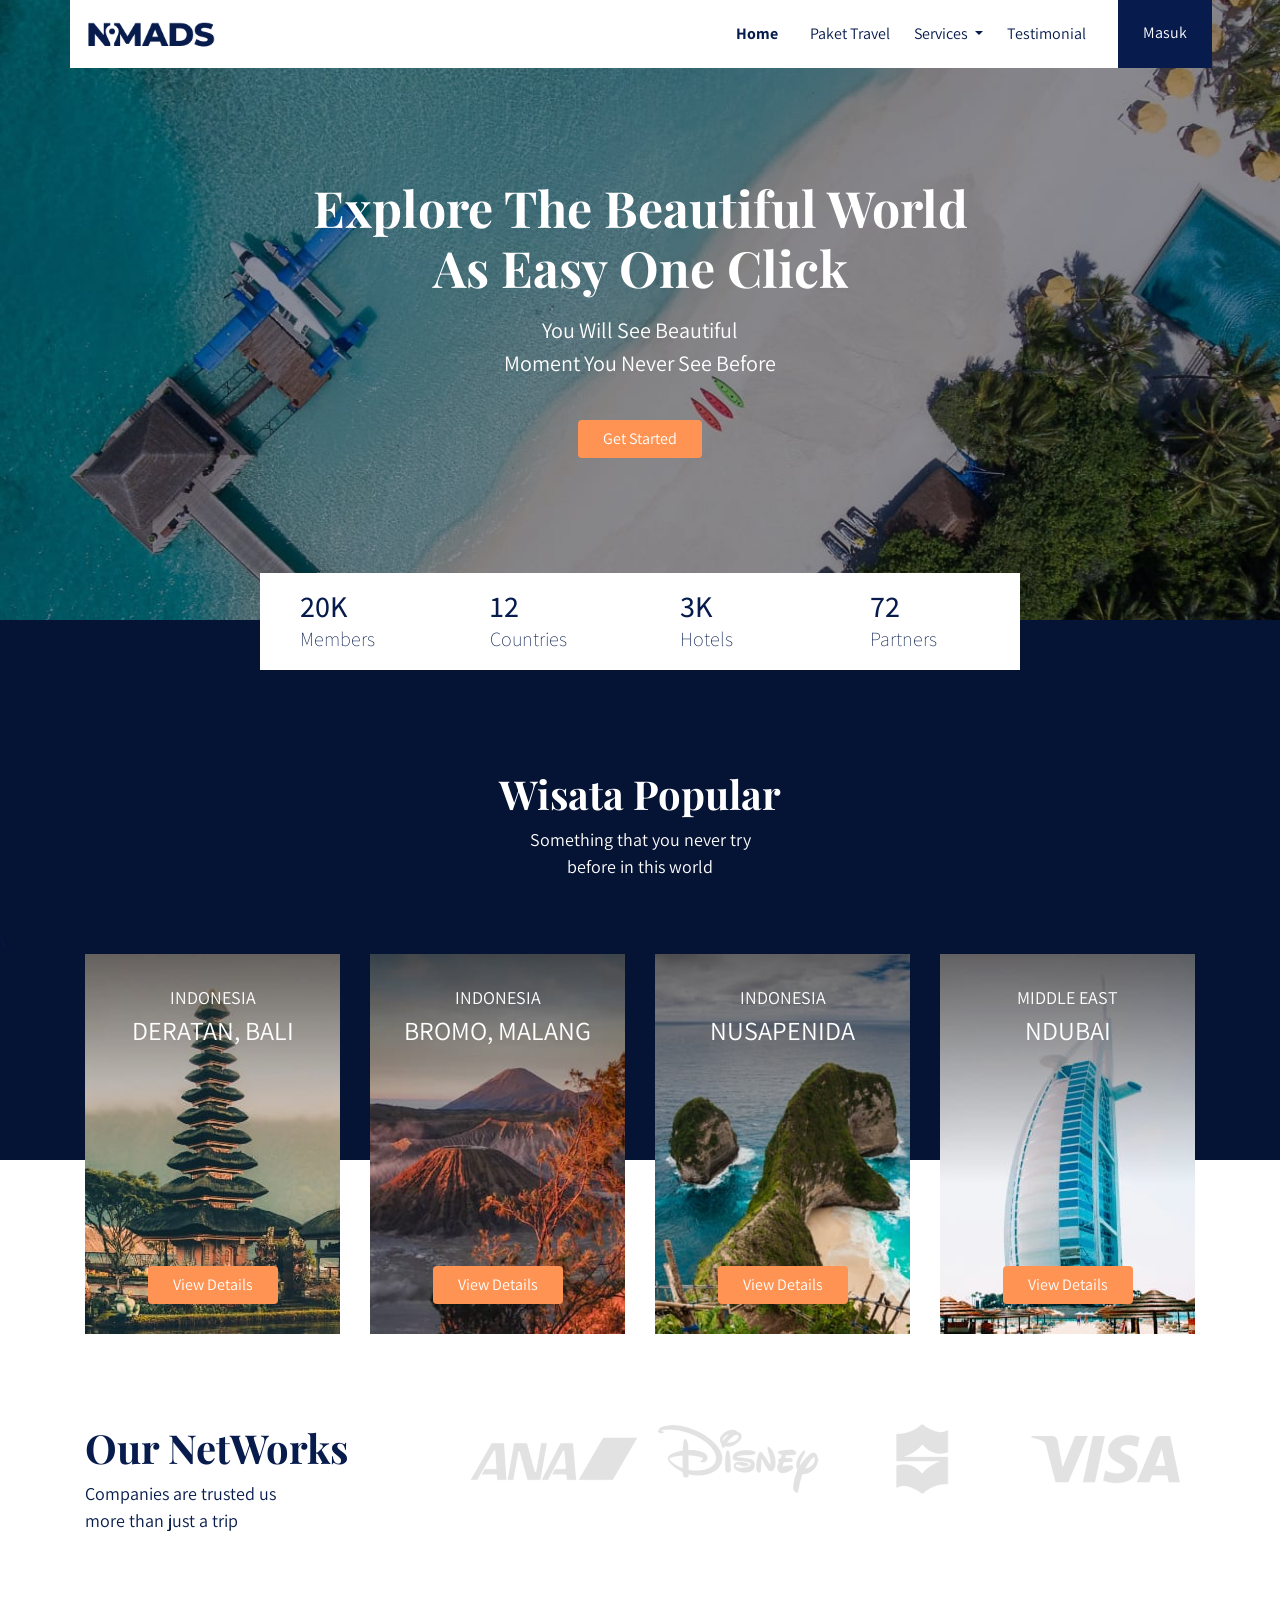
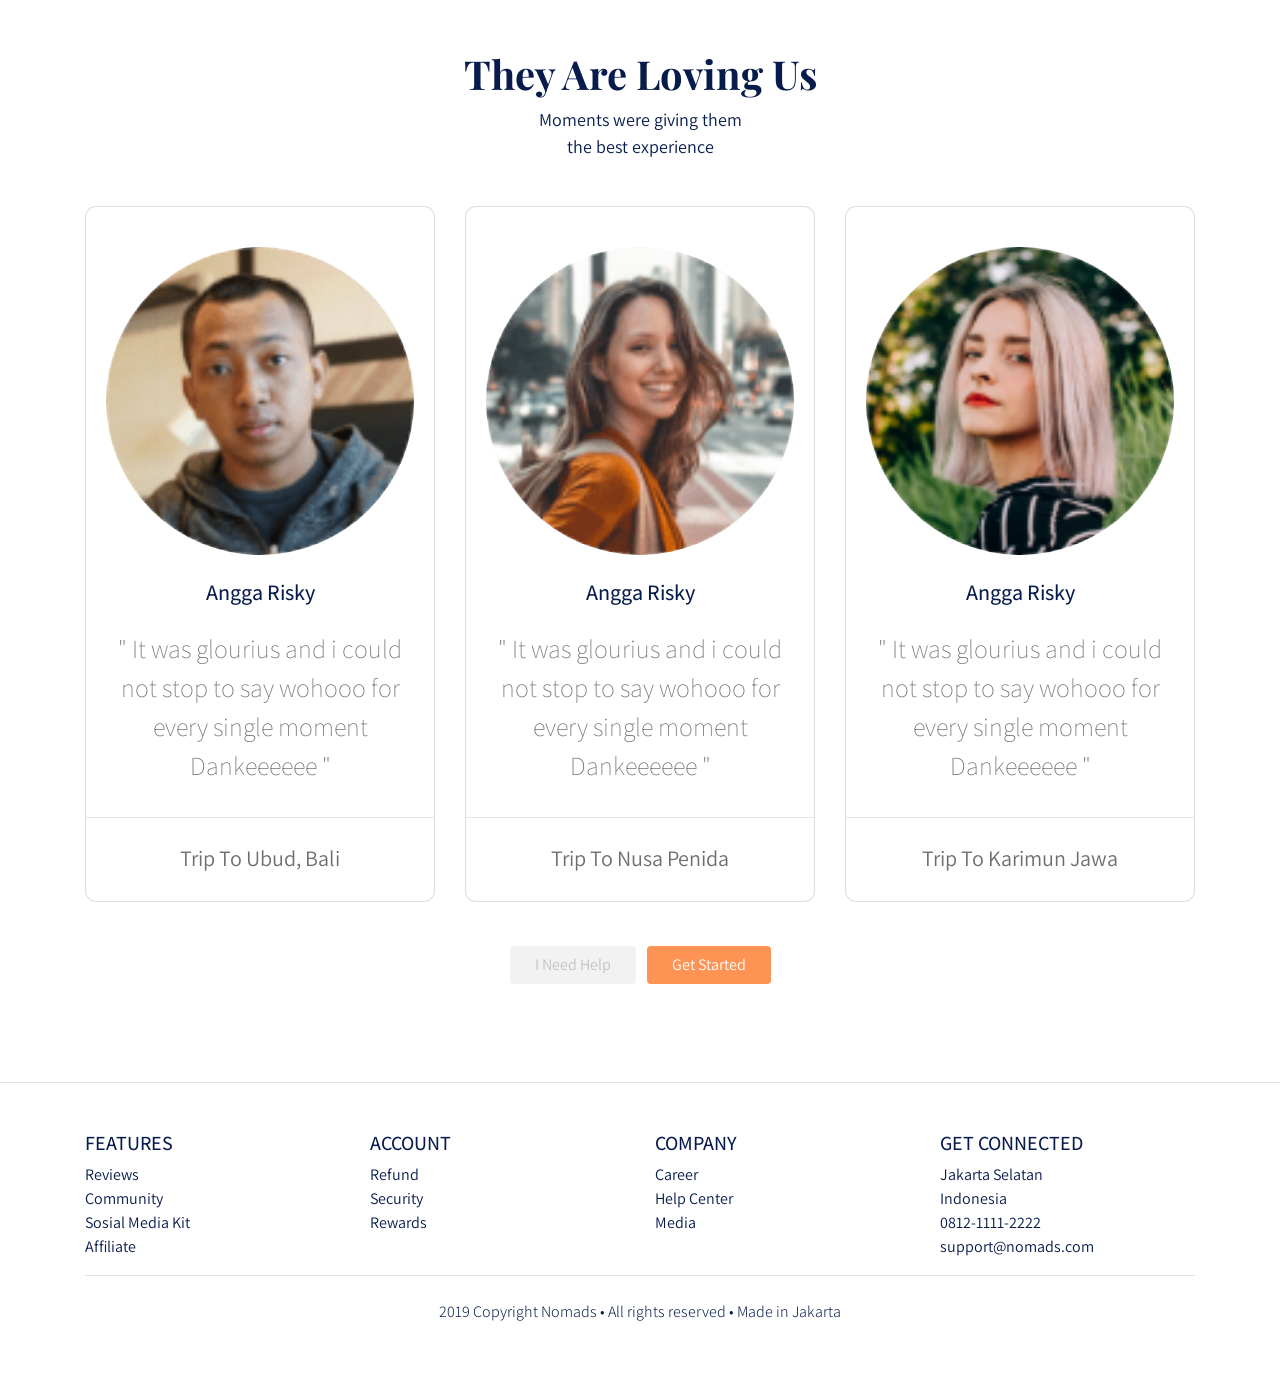
<file: public/index.html>
<!DOCTYPE html>
<html lang="en">
<head>
    <meta charset="UTF-8">
    <meta http-equiv="X-UA-Compatible" content="IE=edge">
    <meta name="viewport" content="width=device-width, initial-scale=1.0">
    <title>Document</title>
    <link rel="stylesheet"href="frontend/libraries/bootstrap/css/bootstrap.css">
    <link rel="stylesheet" href="frontend/styles/main.css">
    <link href="https://fonts.googleapis.com/css2?family=Assistant&display=swap" rel="stylesheet">
    <link href="https://fonts.googleapis.com/css2?family=Playfair+Display&display=swap" rel="stylesheet">
</head>
<body>
    <!-- Navbar -->
    <div class="container">
        <nav class="row navbar navbar-expand-lg navbar-light bg-white">
            <a href="#" class="navbar-brand">
                <img src="frontend/images/logo.png" alt="NOMADS">
            </a>
            <button
                class="navbar-toggler navbar-toggler-right"
                type="button"
                data-toggle="collapse"
                data-target="#navb">
                <span class="navbar-toggler-icon"></span>
            </button>
            <div class="collapse navbar-collapse" id="navb">
                <ul class="navbar-nav ml-auto mr-3">
                    <li class="nav-item mx-md-2">
                        <a href="#" class="nav-link active">Home</a>
                    </li>
                    <li class="nav-item mx-md-2">
                        <a href="#" class="nav-link">Paket Travel</a>
                    </li>
                    <li class="nav-item dropdown">
                        <a 
                            href="#" 
                            class="nav-link dropdown-toggle" 
                            id="navbardrop" 
                            data-toggle="dropdown">
                            Services
                        </a>
                        <div class="dropdown-menu">
                            <a href="#" class="dropdown-item">Link</a>
                            <a href="#" class="dropdown-item">Link</a>
                            <a href="#" class="dropdown-item">Link</a>
                        </div>
                    </li>
                    <li class="nav-item mx-md-2">
                        <a href="#" class="nav-link">Testimonial</a>
                    </li>
                </ul>

                 <!-- Mobile button -->

                 <form class="form-inline d-sm-block d-md-none">
                    <button class="btn btn-login my-2 my-sm-0">
                        Masuk
                    </button>
                </form>

                <!-- Desktop Button -->
                
                <form class="form-inline my-2 my-lg-0 d-none d-md-block">
                    <button class="btn btn-login btn-navbar-right my-2 my-sm-0 px-4">
                        Masuk
                    </button>
                </form>
            </div>
        </nav>
    </div>

    <!-- Header -->
    <header class="text-center">
        <h1>Explore The Beautiful World
            <br>
            As Easy One Click
            </h1>
            <p class="mt-3">
                You Will See Beautiful
                <br>
                Moment You Never See Before
            </p>
            <a href="#" class="btn btn-get-started px-4 mt-4">
                Get Started
            </a>
    </header>

    <!-- Main -->
    <main>
        <!-- Statistik -->
        <div class="container">
            <section class="section-stats row justify-content-center" id="stats">
                <div class="col-3 col-md-2 stats-detail">
                    <h2>20K</h2>
                    <p>Members</p>
                </div>
                <div class="col-3 col-md-2 stats-detail">
                    <h2>12</h2>
                    <p>Countries</p>
                </div>
                <div class="col-3 col-md-2 stats-detail">
                    <h2>3K</h2>
                    <p>Hotels</p>
                </div>
                <div class="col-3 col-md-2 stats-detail">
                    <h2>72</h2>
                    <p>Partners</p>
                </div>
            </section>
        </div>

        <!-- Popular -->
        <section class="section-popular" id="popular">
            <div class="container">
                <div class="row">
                    <div class="col text-center section-popular-heading">
                        <h2>Wisata Popular</h2>
                        <p>Something that you never try
                            <br>
                            before in this world
                        </p>
                    </div>
                </div>
            </div>
        </section>

        <!-- Popular Content -->\
        <section class="section-popular-content" id="popularContent">
            <div class="container">
                <div class="section-popular-travel row justify-content-center">
                    <div class="col-sm-6 col-md-4 col-lg-3">
                        <div class="card-travel text-center d-flex flex-column" style="background-image: url('frontend/images/travel-1.jpg');">
                            <div class="travel-country">INDONESIA</div>
                            <div class="travel-location">DERATAN, BALI</div>
                            <div class="travel-button mt-auto">
                                <a href="details.html" class="btn btn-travel-details px-4">
                                    View Details
                                </a>
                            </div>
                        </div>
                    </div>
                    <div class="col-sm-6 col-md-4 col-lg-3">
                        <div class="card-travel text-center d-flex flex-column" style="background-image: url('frontend/images/travel-2.jpg');">
                            <div class="travel-country">INDONESIA</div>
                            <div class="travel-location">BROMO, MALANG</div>
                            <div class="travel-button mt-auto">
                                <a href="details.html" class="btn btn-travel-details px-4">
                                    View Details
                                </a>
                            </div>
                        </div>
                    </div>
                    <div class="col-sm-6 col-md-4 col-lg-3">
                        <div class="card-travel text-center d-flex flex-column" style="background-image: url('frontend/images/travel-3.jpg');">
                            <div class="travel-country">INDONESIA</div>
                            <div class="travel-location">NUSAPENIDA</div>
                            <div class="travel-button mt-auto">
                                <a href="details.html" class="btn btn-travel-details px-4">
                                    View Details
                                </a>
                            </div>
                        </div>
                    </div>
                    <div class="col-sm-6 col-md-4 col-lg-3">
                        <div class="card-travel text-center d-flex flex-column" style="background-image: url('frontend/images/travel-4.jpg');">
                            <div class="travel-country">MIDDLE EAST</div>
                            <div class="travel-location">NDUBAI</div>
                            <div class="travel-button mt-auto">
                                <a href="details.html" class="btn btn-travel-details px-4">
                                    View Details
                                </a>
                            </div>
                        </div>
                    </div>
                </div>
            </div>
        </section>

        <!-- Networks -->
        <section class="section-networks" id="networks">
            <div class="container">
                <div class="row">
                    <div class="col-md-4">
                        <h2>Our NetWorks</h2>
                        <p>
                            Companies  are trusted us
                            <br>
                            more than just a trip
                        </p>
                    </div>
                    <div class="col-md-8 text-center">
                        <img src="frontend/images/partner.png" alt="Partners">
                    </div>
                </div>
            </div>
        </section>

        <!-- Testimonial -->
        <section class="section-testimonial-heading" id="testimonialHeading">
            <div class="container">
                <div class="row">
                    <div class="col text-center">
                        <h2>They Are Loving Us</h2>
                        <p>
                            Moments were giving them
                            <br>
                            the best experience
                        </p>
                    </div>
                </div>
            </div>
        </section>
        
        <!-- Testimonial Content -->
        <section class="section section-testimonial-content" id="testimonialContent">
            <div class="container">
                <div class="section-popular-travel row justify-content-center match-height">
                    <div class="col-sm-6 col-md-6 col-lg-4">
                        <div class="card card-testimonial text-center">
                            <img src="frontend/images/avatar-1.png" alt="User" class="mb-4 rounded-circle">
                            <h3 class="mb-4">Angga Risky</h3>
                            <p class="testimonial">
                                " It was glourius and i could not stop to say wohooo for every single moment Dankeeeeee "
                            </p>
                            <hr>
                            <p class="trip-to mt-2">
                                Trip To Ubud, Bali
                            </p>
                        </div>
                    </div>
                    <div class="col-sm-6 col-md-6 col-lg-4">
                        <div class="card card-testimonial text-center">
                            <img src="frontend/images/avatar-2.png" alt="User" class="mb-4 rounded-circle">
                            <h3 class="mb-4">Angga Risky</h3>
                            <p class="testimonial">
                                " It was glourius and i could not stop to say wohooo for every single moment Dankeeeeee "
                            </p>
                            <hr>
                            <p class="trip-to mt-2">
                                Trip To Nusa Penida
                            </p>
                        </div>
                    </div>
                    <div class="col-sm-6 col-md-6 col-lg-4">
                        <div class="card card-testimonial text-center">
                            <img src="frontend/images/avatar-3.png" alt="User" class="mb-4 rounded-circle">
                            <h3 class="mb-4">Angga Risky</h3>
                            <p class="testimonial">
                                " It was glourius and i could not stop to say wohooo for every single moment Dankeeeeee "
                            </p>
                            <hr>
                            <p class="trip-to mt-2">
                                Trip To Karimun Jawa
                            </p>
                        </div>
                    </div>
                </div>
                <div class="row">
                    <div class="col-12 text-center">
                        <a href="#" class="btn btn-need-help px-4 mt-4 mx-1">
                            I Need Help
                        </a>
                        <a href="#" class="btn btn-get-started px-4 mt-4 mx-1">
                            Get Started
                        </a>
                    </div>
                </div>
            </div>
        </section>
    </main>

    <!-- Footer -->
    <footer class="section-footer mt-5 mb-4 border-top">
        <div class="container pt-5 pb-5">
            <div class="row justify-content-center">
                <div class="col-12">
                    <div class="row">
                        <div class="col-12 col-lg-3">
                            <h5>FEATURES</h5>
                            <ul class="list-unstyled">
                                <li><a href="#">Reviews</a></li>
                                <li><a href="#">Community</a></li>
                                <li><a href="#">Sosial Media Kit</a></li>
                                <li><a href="#">Affiliate</a></li>
                            </ul>
                        </div>
                        <div class="col-12 col-lg-3">
                            <h5>ACCOUNT</h5>
                            <ul class="list-unstyled">
                                <li><a href="#">Refund</a></li>
                                <li><a href="#">Security</a></li>
                                <li><a href="#">Rewards</a></li>
                            </ul>
                        </div>
                        <div class="col-12 col-lg-3">
                            <h5>COMPANY</h5>
                            <ul class="list-unstyled">
                                <li><a href="#">Career</a></li>
                                <li><a href="#">Help Center</a></li>
                                <li><a href="#">Media</a></li>
                            </ul>
                        </div>
                        <div class="col-12 col-lg-3">
                            <h5>GET CONNECTED</h5>
                            <ul class="list-unstyled">
                                <li><a href="#">Jakarta Selatan</a></li>
                                <li><a href="#">Indonesia</a></li>
                                <li><a href="#">0812-1111-2222</a></li>
                                <li><a href="#">support@nomads.com</a></li>
                            </ul>
                        </div>
                    </div>
                </div>
            </div>
            <div class="container-fluid">
                <div class="row border-top justify-content-center align-items-center pt-4">
                    <div class="col-auto text-grey-500 font-weight-light">
                       2019 Copyright Nomads • All rights reserved • Made in Jakarta 
                    </div>
                </div>
            </div>
        </div>
    </footer>

    <script src="frontend/libraries/jquery/jquery-3.6.0.min.js"></script>
    <script src="frontend/libraries/bootstrap/js/bootstrap.js"></script>
    <script src="frontend/libraries/retina/retina.min.js"></script>
</body>
</html>
</file>
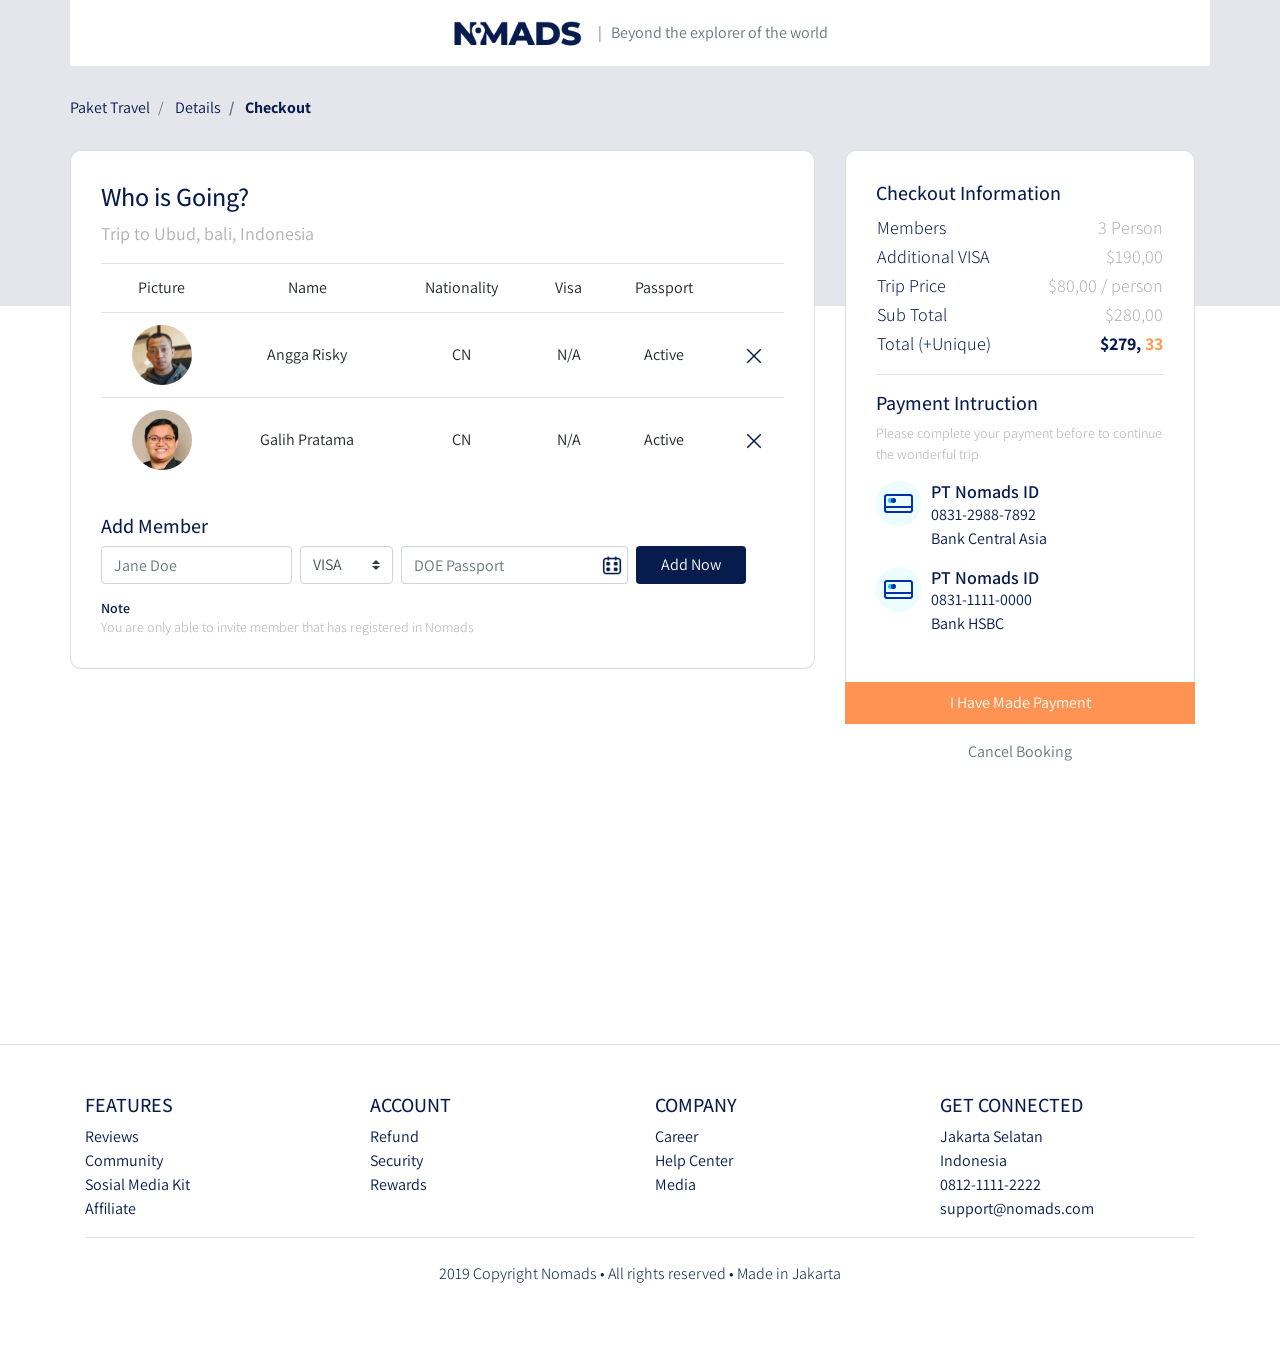
<file: public/checkout.html>
<!DOCTYPE html>
<html lang="en">
<head>
    <meta charset="UTF-8">
    <meta http-equiv="X-UA-Compatible" content="IE=edge">
    <meta name="viewport" content="width=device-width, initial-scale=1.0">
    <title>Document</title>
    <link rel="stylesheet" href="frontend/libraries/bootstrap/css/bootstrap.css">
    <link rel="stylesheet" href="frontend/libraries/xzoom/xzoom.css">
    <link rel="stylesheet" href="frontend/libraries/gijgo/css/gijgo.min.css">
    <link rel="stylesheet" href="frontend/styles/main.css">
    <link href="https://fonts.googleapis.com/css2?family=Assistant&display=swap" rel="stylesheet">
    <link href="https://fonts.googleapis.com/css2?family=Playfair+Display&display=swap" rel="stylesheet">
</head>
<body>
    <!-- Navbar -->
    <div class="container">
        <nav class="row navbar navbar-expand-lg navbar-light bg-white">
           <div class="navbar-nav ml-auto mr-auto mr-sm-auto mr-lg-0 mr-md-auto">
                <a href="index.html" class="navbar-brand">
                    <img src="frontend/images/logo.png" alt="NOMADS">
                </a>
           </div>
           <ul class="navbar-nav mr-auto d-none d-lg-block">
               <li>
                   <span class="text-muted">
                       | &nbsp; Beyond the explorer of the world
                   </span>
               </li>
           </ul>
        </nav>
    </div>

    <!-- Main -->
    <main>
        <section class="section-details-header"></section>
        <section class="section-details-content">
            <div class="container">
                <div class="row">
                    <div class="col p-0 pl-3 pl-lg-0">
                        <nav>
                            <ol class="breadcrumb">
                                <li class="breadcrumb-item">
                                    Paket Travel
                                </li>
                                <li class="breadcrumb-item">
                                    Details
                                </li>
                                <li class="breadcrumb-item active">
                                    Checkout
                                </li>
                            </ol>
                        </nav>
                    </div>
                </div>
                <div class="row">
                    <div class="col-lg-8 pl-lg-0">
                        <div class="card card-details">
                            <h1>Who is Going?</h1>
                            <p>
                                Trip to Ubud, bali, Indonesia
                            </p>
                            <div class="attendee">
                                <table class="table table-responsive-sm text-center">
                                    <thead>
                                        <tr>
                                            <td>Picture</td>
                                            <td>Name</td>
                                            <td>Nationality</td>
                                            <td>Visa</td>
                                            <td>Passport</td>
                                            <td></td>
                                        </tr>
                                    </thead>
                                    <tbody>
                                        <tr>
                                            <td>
                                                <img src="frontend/images/avatar-4.png" alt="user" height="60">
                                            </td>
                                            <td class="align-middle">
                                                Angga Risky
                                            </td>
                                            <td class="align-middle">
                                                CN
                                            </td>
                                            <td class="align-middle">
                                               N/A
                                            </td>
                                            <td class="align-middle">
                                                Active
                                            </td>
                                            <td class="align-middle">
                                                <a href="#">
                                                    <img src="frontend/images/ic_remove.png" alt="remove">
                                                </a>
                                            </td>
                                        </tr>
                                        <tr>
                                            <td>
                                                <img src="frontend/images/avatar-5.png" alt="user" height="60">
                                            </td>
                                            <td class="align-middle">
                                                Galih Pratama
                                            </td>
                                            <td class="align-middle">
                                                CN
                                            </td>
                                            <td class="align-middle">
                                               N/A
                                            </td>
                                            <td class="align-middle">
                                                Active
                                            </td>
                                            <td class="align-middle">
                                                <a href="#">
                                                    <img src="frontend/images/ic_remove.png" alt="remove">
                                                </a>
                                            </td>
                                        </tr>
                                    </tbody>
                                </table>
                            </div>
                            <div class="member mt-3">
                                <h2>Add Member</h2>
                                <form class="form-inline">
                                    <label for="inputUsername" class="sr-only">Name</label>
                                    <input
                                        type="text"
                                        class="form-control mb-2 mr-sm-2"
                                        placeholder="Jane Doe"
                                        id="inputUsername"
                                        placeholder="Username"
                                    >
                                    <label for="inputVisa" class="sr-only">Visa</label>
                                    <select name="inputVisa" id="inputVisa" class="custom-select mb-2 mr-sm-2">
                                        <option value="VISA" selected>VISA</option>
                                        <option value="30 Days">30 Days</option>
                                        <option value="N/A">N/A</option>
                                    </select>
                                    <label for="doePassport" class="sr-only">DOE Passport</label>
                                    <div class="input-group mb-2 mr-sm-2">
                                        <input
                                            type="text"
                                            class="form-control datepicker"
                                            id="doePassport"
                                            placeholder="DOE Passport"
                                        >
                                    </div>
                                    <button type="submit" class="btn btn-add-now mb-2 px-4">
                                        Add Now
                                    </button>
                                </form >
                                <h3 class="mt-2 mb-0">Note</h3>
                                <p class="disclaimer mb-0">
                                    You are only able to invite member that has registered in Nomads
                                </p>
                            </div>
                        </div>
                    </div>
                    <div class="col-lg-4">
                        <div class="card card-details card-right">
                            <h2>Checkout Information</h2>
                            <table class="trip-information">
                                <tr>
                                    <th width="50%">Members</th>
                                    <td width="50%" class="text-right">
                                        3 Person
                                    </td>
                                </tr>
                                <tr>
                                    <th width="50%">Additional VISA</th>
                                    <td width="50%" class="text-right">
                                        $190,00
                                    </td>
                                </tr>
                                <tr>
                                    <th width="50%">Trip Price</th>
                                    <td width="50%" class="text-right">
                                        $80,00 / person
                                    </td>
                                </tr>
                                <tr>
                                    <th width="50%">Sub Total</th>
                                    <td width="50%" class="text-right">
                                        $280,00
                                    </td>
                                </tr>
                                <tr>
                                    <th width="50%">Total (+Unique)</th>
                                    <td width="50%" class="text-right text-total">
                                        <span class="text-blue">$279,</span>
                                        <span class="text-orange">33</span>
                                    </td>
                                </tr>
                            </table>
                            <hr>
                            <h2>Payment Intruction</h2>
                            <p class="payment-intructions">
                                Please complete your payment before to continue the wonderful trip
                            </p>
                            <div class="bank">
                                <div class="bank-item pb-3">
                                    <img src="frontend/images/ic_bank.png" class="bank-image">
                                    <div class="description">
                                        <h3>PT Nomads ID</h3>
                                        <p>
                                            0831-2988-7892
                                            <br>
                                            Bank Central Asia
                                        </p>
                                    </div>
                                    <div class="clearfix"></div>
                                </div>
                                <div class="bank-item pb-3">
                                    <img src="frontend/images/ic_bank.png" class="bank-image">
                                    <div class="description">
                                        <h3>PT Nomads ID</h3>
                                        <p>
                                            0831-1111-0000
                                            <br>
                                            Bank HSBC
                                        </p>
                                    </div>
                                    <div class="clearfix"></div>
                                </div>
                            </div>
                        </div>
                        <div class="join-container">
                            <a href="success.html" class="btn btn-block btn-join-now mt-3 py-2">
                                I Have Made Payment
                            </a>
                        </div>
                        <div class="text-center mt-3">
                            <a href="details.html" class="text-muted">
                                Cancel Booking
                            </a>
                        </div>
                    </div>
                </div>
            </div>
        </section>
    </main>

    <!-- Footer -->
    <footer class="section-footer mt-5 mb-4 border-top">
        <div class="container pt-5 pb-5">
            <div class="row justify-content-center">
                <div class="col-12">
                    <div class="row">
                        <div class="col-12 col-lg-3">
                            <h5>FEATURES</h5>
                            <ul class="list-unstyled">
                                <li><a href="#">Reviews</a></li>
                                <li><a href="#">Community</a></li>
                                <li><a href="#">Sosial Media Kit</a></li>
                                <li><a href="#">Affiliate</a></li>
                            </ul>
                        </div>
                        <div class="col-12 col-lg-3">
                            <h5>ACCOUNT</h5>
                            <ul class="list-unstyled">
                                <li><a href="#">Refund</a></li>
                                <li><a href="#">Security</a></li>
                                <li><a href="#">Rewards</a></li>
                            </ul>
                        </div>
                        <div class="col-12 col-lg-3">
                            <h5>COMPANY</h5>
                            <ul class="list-unstyled">
                                <li><a href="#">Career</a></li>
                                <li><a href="#">Help Center</a></li>
                                <li><a href="#">Media</a></li>
                            </ul>
                        </div>
                        <div class="col-12 col-lg-3">
                            <h5>GET CONNECTED</h5>
                            <ul class="list-unstyled">
                                <li><a href="#">Jakarta Selatan</a></li>
                                <li><a href="#">Indonesia</a></li>
                                <li><a href="#">0812-1111-2222</a></li>
                                <li><a href="#">support@nomads.com</a></li>
                            </ul>
                        </div>
                    </div>
                </div>
            </div>
            <div class="container-fluid">
                <div class="row border-top justify-content-center align-items-center pt-4">
                    <div class="col-auto text-grey-500 font-weight-light">
                       2019 Copyright Nomads • All rights reserved • Made in Jakarta 
                    </div>
                </div>
            </div>
        </div>
    </footer>

    <script src="frontend/libraries/jquery/jquery-3.6.0.min.js"></script>
    <script src="frontend/libraries/bootstrap/js/bootstrap.js"></script>
    <script src="frontend/libraries/retina/retina.min.js"></script>
    <script src="frontend/libraries/xzoom/xzoom.min.js"></script>
    <script src="frontend/libraries/gijgo/js/gijgo.min.js"></script>
    <script>
        $(document).ready(function() {
            $('.xzoom, .xzoom-gallery').xzoom({
                zoomWidth: 500,
                title: false,
                tint: '#333',
                Xoffset: 15
            });
            $('.datepicker').datepicker({
                uiLibrary: 'bootstrap4',
                icons: {
                    rightIcon: '<img src="frontend/images/ic_doe.png">'
                }
            });
        });
    </script>
</body>
</html>
</file>
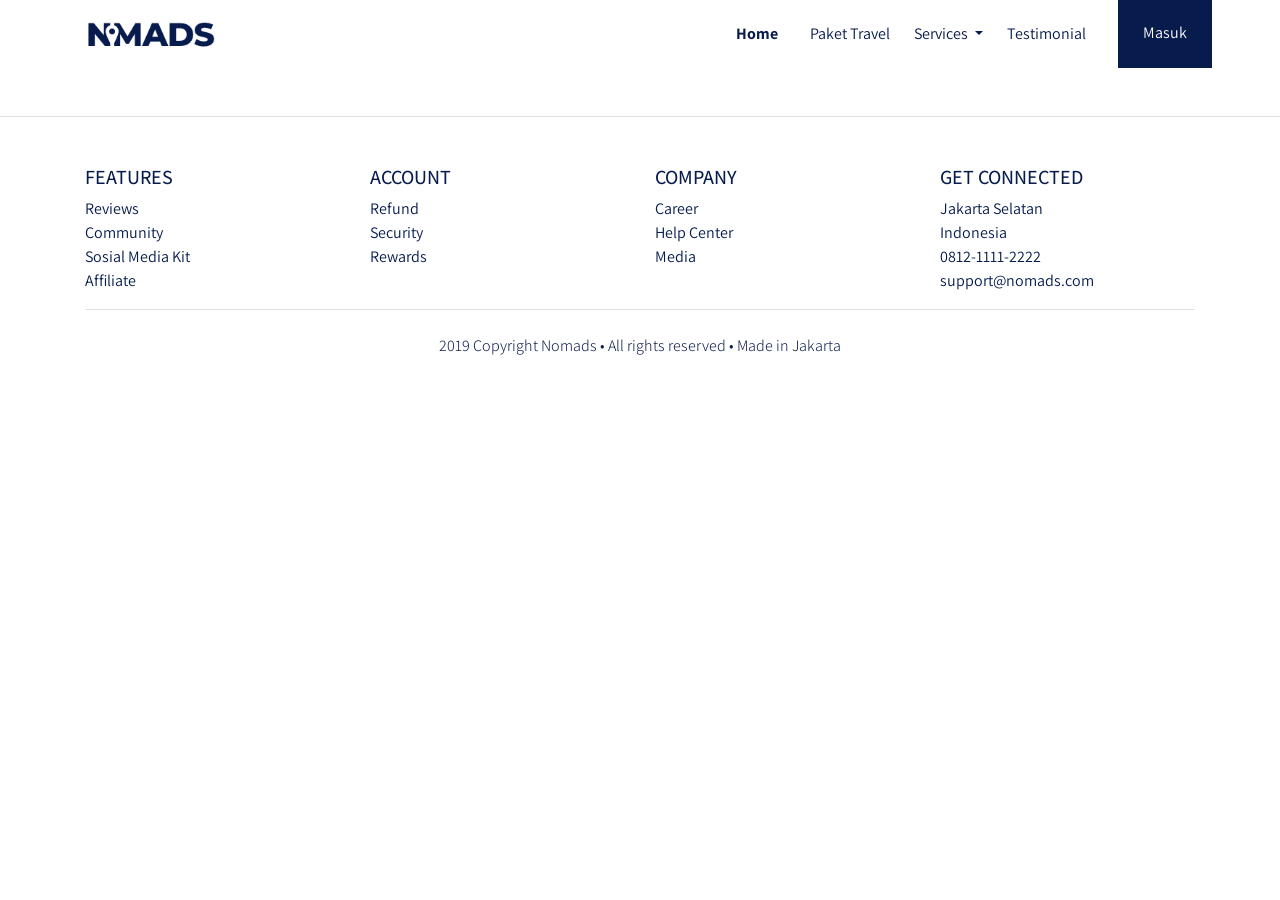
<file: public/details.html>
<!DOCTYPE html>
<html lang="en">
<head>
    <meta charset="UTF-8">
    <meta http-equiv="X-UA-Compatible" content="IE=edge">
    <meta name="viewport" content="width=device-width, initial-scale=1.0">
    <title>Document</title>
    <link rel="stylesheet"href="frontend/libraries/bootstrap/css/bootstrap.css">
    <link rel="stylesheet" href="frontend/libraries/xzoom/xzoom.css">
    <link rel="stylesheet" href="frontend/styles/main.css">
    <link href="https://fonts.googleapis.com/css2?family=Assistant&display=swap" rel="stylesheet">
    <link href="https://fonts.googleapis.com/css2?family=Playfair+Display&display=swap" rel="stylesheet">
</head>
<body>
    <!-- Navbar -->
    <div class="container">
        <nav class="row navbar navbar-expand-lg navbar-light bg-white">
            <a href="index.html" class="navbar-brand">
                <img src="frontend/images/logo.png" alt="NOMADS">
            </a>
            <button class="navbar-toggler navbar-toggler-right"
            type="button"
            data-toggle="collapse"
            data-target="#navb">
                <span class="navbar-toggler-icon"></span>
            </button>
            <div class="collapse navbar-collapse" id="navb">
                <ul class="navbar-nav ml-auto mr-3">
                    <li class="nav-item mx-md-2">
                        <a href="#" class="nav-link active">Home</a>
                    </li>
                    <li class="nav-item mx-md-2">
                        <a href="#" class="nav-link">Paket Travel</a>
                    </li>
                    <li class="nav-item dropdown">
                        <a 
                        href="#" 
                        class="nav-link dropdown-toggle" 
                        id="navbardrop" 
                        data-toggle="dropdown"
                        >
                            Services
                        </a>
                        <div class="dropdown-menu">
                            <a href="#" class="dropdown-item">Link</a>
                            <a href="#" class="dropdown-item">Link</a>
                            <a href="#" class="dropdown-item">Link</a>
                        </div>
                    </li>
                    <li class="nav-item mx-md-2">
                        <a href="#" class="nav-link">Testimonial</a>
                    </li>
                </ul>

                 <!-- Mobile button -->

                 <form class="form-inline d-sm-block d-md-none">
                    <button class="btn btn-login my-2 my-sm-0">
                        Masuk
                    </button>
                </form>

                <!-- Desktop Button -->
                
                <form class="form-inline my-2 my-lg-0 d-none d-md-block">
                    <button class="btn btn-login btn-navbar-right my-2 my-sm-0 px-4">
                        Masuk
                    </button>
                </form>
            </div>
        </nav>
    </div>

  

    <!-- Footer -->
    <footer class="section-footer mt-5 mb-4 border-top">
        <div class="container pt-5 pb-5">
            <div class="row justify-content-center">
                <div class="col-12">
                    <div class="row">
                        <div class="col-12 col-lg-3">
                            <h5>FEATURES</h5>
                            <ul class="list-unstyled">
                                <li><a href="#">Reviews</a></li>
                                <li><a href="#">Community</a></li>
                                <li><a href="#">Sosial Media Kit</a></li>
                                <li><a href="#">Affiliate</a></li>
                            </ul>
                        </div>
                        <div class="col-12 col-lg-3">
                            <h5>ACCOUNT</h5>
                            <ul class="list-unstyled">
                                <li><a href="#">Refund</a></li>
                                <li><a href="#">Security</a></li>
                                <li><a href="#">Rewards</a></li>
                            </ul>
                        </div>
                        <div class="col-12 col-lg-3">
                            <h5>COMPANY</h5>
                            <ul class="list-unstyled">
                                <li><a href="#">Career</a></li>
                                <li><a href="#">Help Center</a></li>
                                <li><a href="#">Media</a></li>
                            </ul>
                        </div>
                        <div class="col-12 col-lg-3">
                            <h5>GET CONNECTED</h5>
                            <ul class="list-unstyled">
                                <li><a href="#">Jakarta Selatan</a></li>
                                <li><a href="#">Indonesia</a></li>
                                <li><a href="#">0812-1111-2222</a></li>
                                <li><a href="#">support@nomads.com</a></li>
                            </ul>
                        </div>
                    </div>
                </div>
            </div>
            <div class="container-fluid">
                <div class="row border-top justify-content-center align-items-center pt-4">
                    <div class="col-auto text-grey-500 font-weight-light">
                       2019 Copyright Nomads • All rights reserved • Made in Jakarta 
                    </div>
                </div>
            </div>
        </div>
    </footer>

    <script src="frontend/libraries/jquery/jquery-3.6.0.min.js"></script>
    <script src="frontend/libraries/bootstrap/js/bootstrap.js"></script>
    <script src="frontend/libraries/retina/retina.min.js"></script>
</body>
</html>
</file>
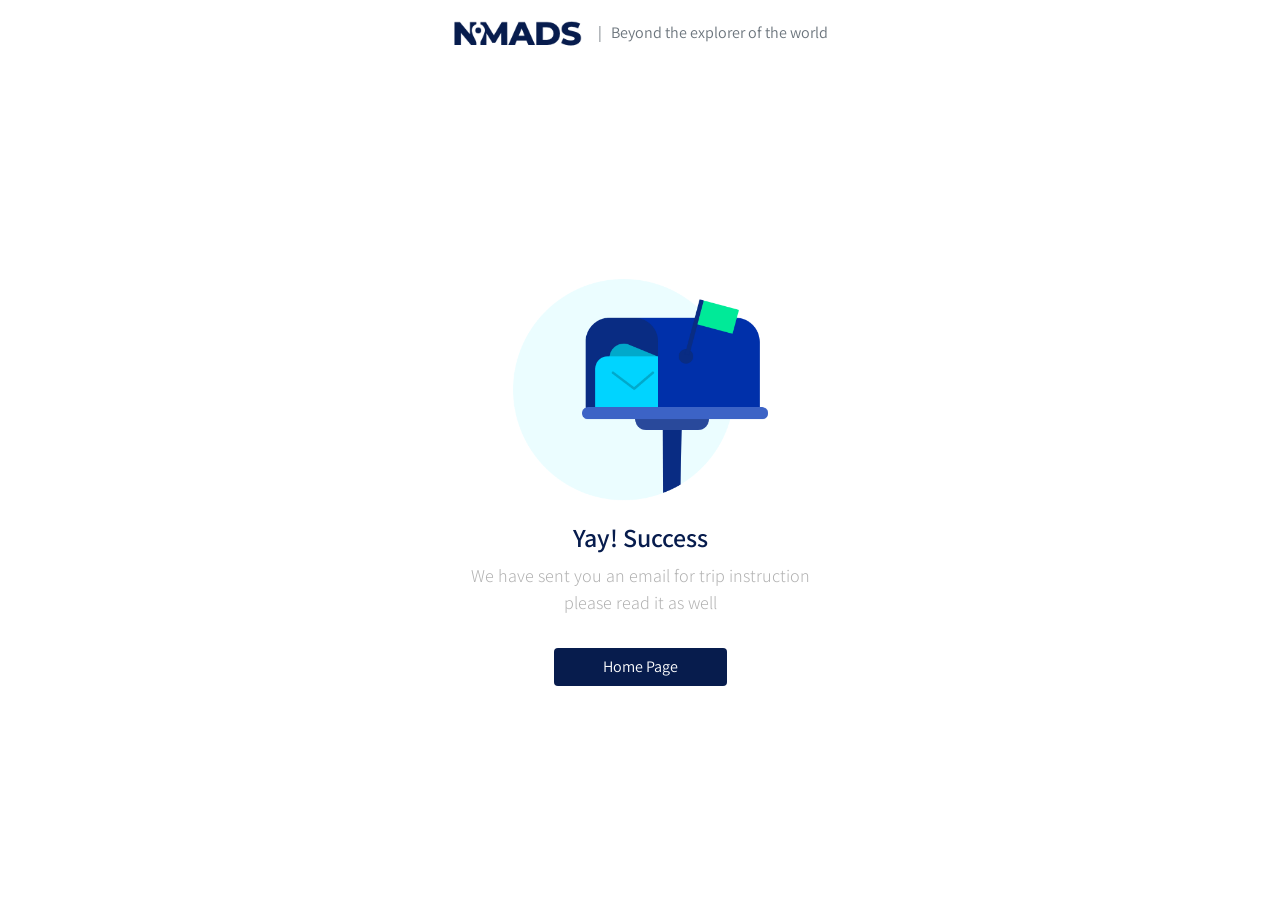
<file: public/success.html>
<!DOCTYPE html>
<html lang="en">
<head>
    <meta charset="UTF-8">
    <meta http-equiv="X-UA-Compatible" content="IE=edge">
    <meta name="viewport" content="width=device-width, initial-scale=1.0">
    <title>Document</title>
    <link rel="stylesheet" href="frontend/libraries/bootstrap/css/bootstrap.css">
    <link rel="stylesheet" href="frontend/libraries/xzoom/xzoom.css">
    <link rel="stylesheet" href="frontend/libraries/gijgo/css/gijgo.min.css">
    <link rel="stylesheet" href="frontend/styles/main.css">
    <link href="https://fonts.googleapis.com/css2?family=Assistant&display=swap" rel="stylesheet">
    <link href="https://fonts.googleapis.com/css2?family=Playfair+Display&display=swap" rel="stylesheet">
</head>
<body>
    <!-- Navbar -->
    <div class="container">
        <nav class="row navbar navbar-expand-lg navbar-light bg-white">
           <div class="navbar-nav ml-auto mr-auto mr-sm-auto mr-lg-0 mr-md-auto">
                <a href="index.html" class="navbar-brand">
                    <img src="frontend/images/logo.png" alt="NOMADS">
                </a>
           </div>
           <ul class="navbar-nav mr-auto d-none d-lg-block">
               <li>
                   <span class="text-muted">
                       | &nbsp; Beyond the explorer of the world
                   </span>
               </li>
           </ul>
        </nav>
    </div>

    <!-- Main -->
    <main>
        <div class="section-success d-flex align-items-center">
            <div class="col text-center">
                <img src="frontend/images/ic_mail.png" alt="">
                <h1>Yay! Success</h1>
                <p>
                    We have sent you an email for trip instruction
                    <br>
                    please read it as well
                </p>
                <a href="index.html" class="btn btn-home-page mt-3 px-5">
                    Home Page
                </a>
            </div>
        </div>
    </main>

    <script src="frontend/libraries/jquery/jquery-3.6.0.min.js"></script>
    <script src="frontend/libraries/bootstrap/js/bootstrap.js"></script>
    <script src="frontend/libraries/retina/retina.min.js"></script>
    <script src="frontend/libraries/xzoom/xzoom.min.js"></script>
    <script src="frontend/libraries/gijgo/js/gijgo.min.js"></script>
    <script>
        $(document).ready(function() {
            $('.xzoom, .xzoom-gallery').xzoom({
                zoomWidth: 500,
                title: false,
                tint: '#333',
                Xoffset: 15
            });
            $('.datepicker').datepicker({
                uiLibrary: 'bootstrap4',
                icons: {
                    rightIcon: '<img src="frontend/images/ic_doe.png">'
                }
            });
        });
    </script>
</body>
</html>
</file>
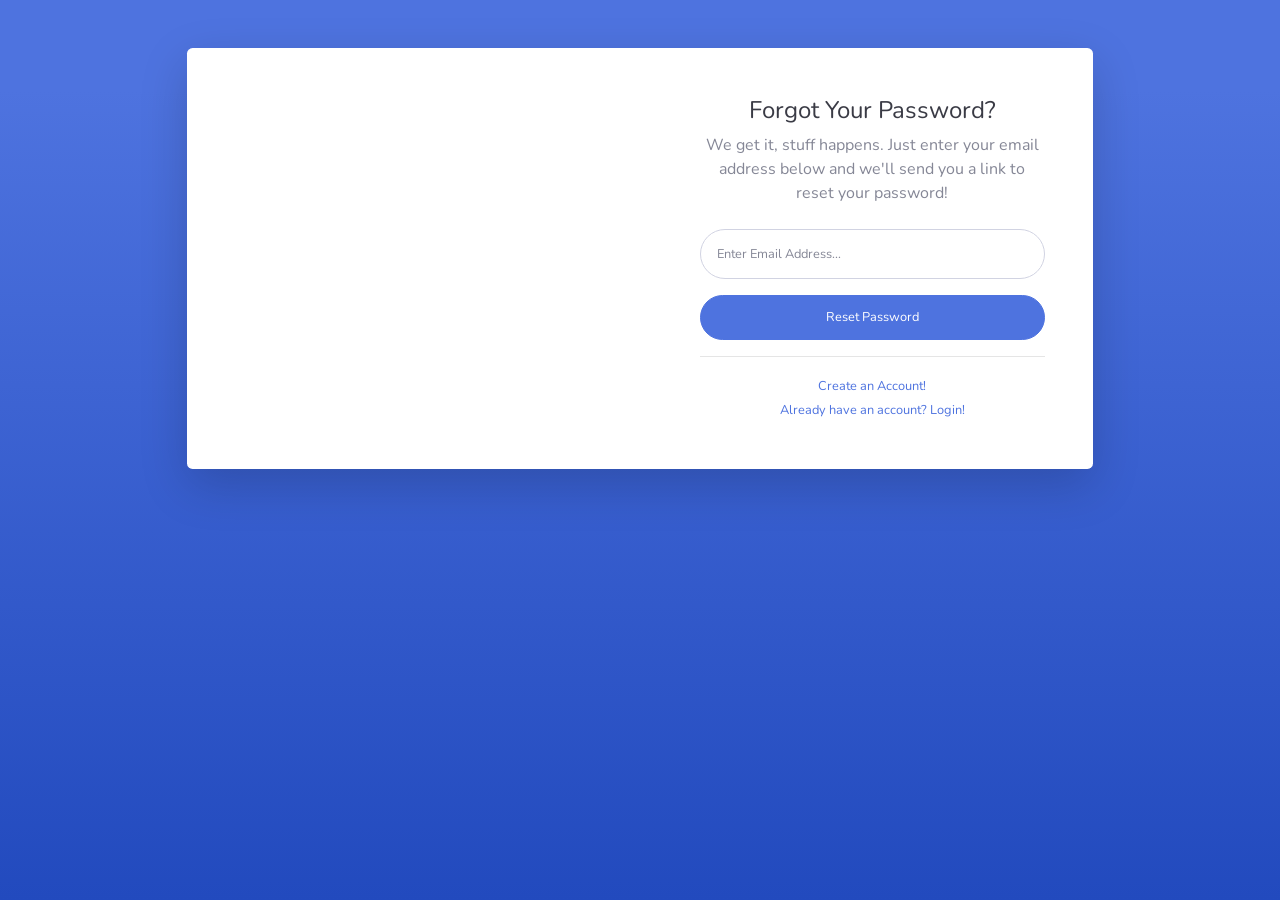
<file: public/backend/forgot-password.html>
<!DOCTYPE html>
<html lang="en">

<head>

    <meta charset="utf-8">
    <meta http-equiv="X-UA-Compatible" content="IE=edge">
    <meta name="viewport" content="width=device-width, initial-scale=1, shrink-to-fit=no">
    <meta name="description" content="">
    <meta name="author" content="">

    <title>SB Admin 2 - Forgot Password</title>

    <!-- Custom fonts for this template-->
    <link href="vendor/fontawesome-free/css/all.min.css" rel="stylesheet" type="text/css">
    <link
        href="https://fonts.googleapis.com/css?family=Nunito:200,200i,300,300i,400,400i,600,600i,700,700i,800,800i,900,900i"
        rel="stylesheet">

    <!-- Custom styles for this template-->
    <link href="css/sb-admin-2.min.css" rel="stylesheet">

</head>

<body class="bg-gradient-primary">

    <div class="container">

        <!-- Outer Row -->
        <div class="row justify-content-center">

            <div class="col-xl-10 col-lg-12 col-md-9">

                <div class="card o-hidden border-0 shadow-lg my-5">
                    <div class="card-body p-0">
                        <!-- Nested Row within Card Body -->
                        <div class="row">
                            <div class="col-lg-6 d-none d-lg-block bg-password-image"></div>
                            <div class="col-lg-6">
                                <div class="p-5">
                                    <div class="text-center">
                                        <h1 class="h4 text-gray-900 mb-2">Forgot Your Password?</h1>
                                        <p class="mb-4">We get it, stuff happens. Just enter your email address below
                                            and we'll send you a link to reset your password!</p>
                                    </div>
                                    <form class="user">
                                        <div class="form-group">
                                            <input type="email" class="form-control form-control-user"
                                                id="exampleInputEmail" aria-describedby="emailHelp"
                                                placeholder="Enter Email Address...">
                                        </div>
                                        <a href="login.html" class="btn btn-primary btn-user btn-block">
                                            Reset Password
                                        </a>
                                    </form>
                                    <hr>
                                    <div class="text-center">
                                        <a class="small" href="register.html">Create an Account!</a>
                                    </div>
                                    <div class="text-center">
                                        <a class="small" href="login.html">Already have an account? Login!</a>
                                    </div>
                                </div>
                            </div>
                        </div>
                    </div>
                </div>

            </div>

        </div>

    </div>

    <!-- Bootstrap core JavaScript-->
    <script src="vendor/jquery/jquery.min.js"></script>
    <script src="vendor/bootstrap/js/bootstrap.bundle.min.js"></script>

    <!-- Core plugin JavaScript-->
    <script src="vendor/jquery-easing/jquery.easing.min.js"></script>

    <!-- Custom scripts for all pages-->
    <script src="js/sb-admin-2.min.js"></script>

</body>

</html>
</file>
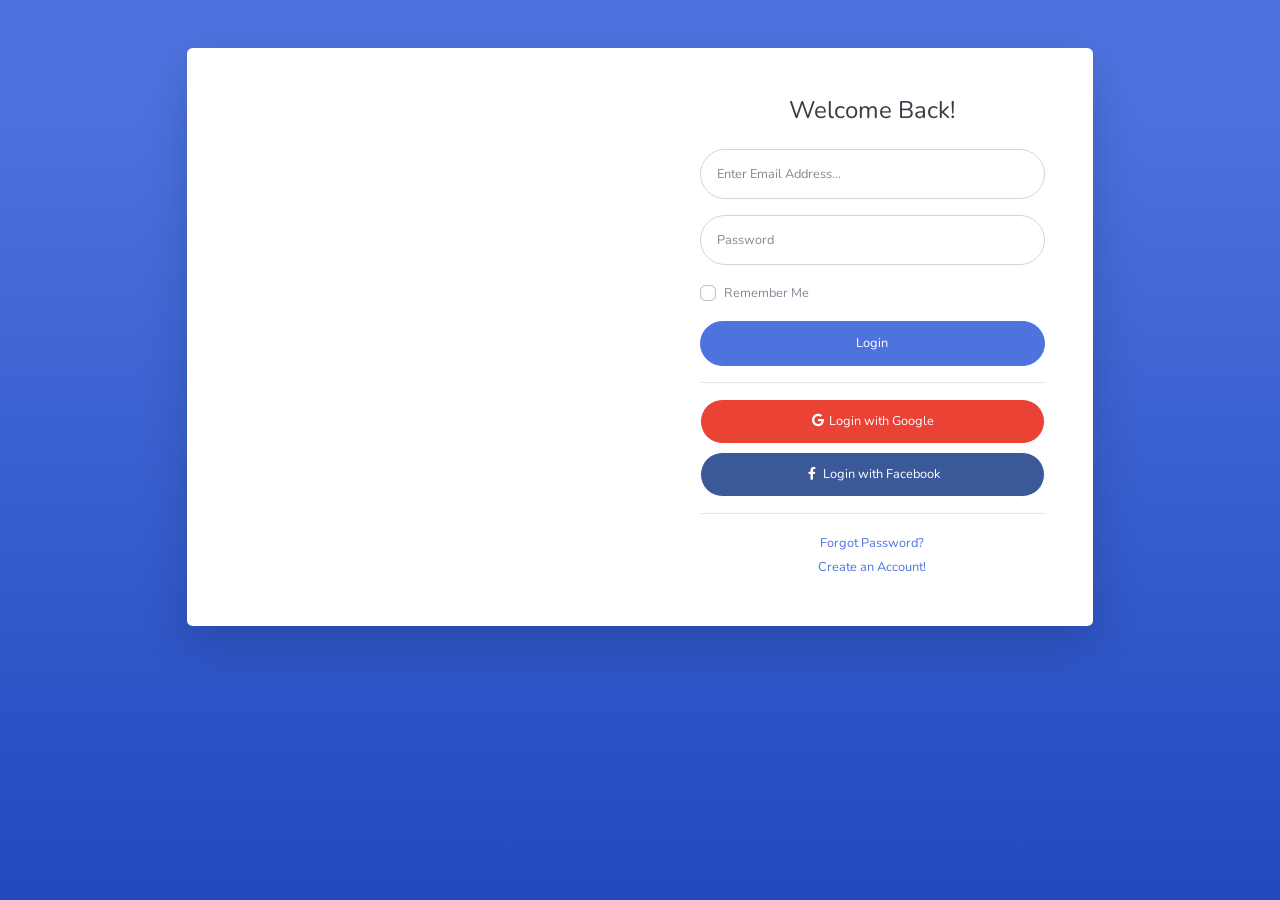
<file: public/backend/login.html>
<!DOCTYPE html>
<html lang="en">

<head>

    <meta charset="utf-8">
    <meta http-equiv="X-UA-Compatible" content="IE=edge">
    <meta name="viewport" content="width=device-width, initial-scale=1, shrink-to-fit=no">
    <meta name="description" content="">
    <meta name="author" content="">

    <title>SB Admin 2 - Login</title>

    <!-- Custom fonts for this template-->
    <link href="vendor/fontawesome-free/css/all.min.css" rel="stylesheet" type="text/css">
    <link
        href="https://fonts.googleapis.com/css?family=Nunito:200,200i,300,300i,400,400i,600,600i,700,700i,800,800i,900,900i"
        rel="stylesheet">

    <!-- Custom styles for this template-->
    <link href="css/sb-admin-2.min.css" rel="stylesheet">

</head>

<body class="bg-gradient-primary">

    <div class="container">

        <!-- Outer Row -->
        <div class="row justify-content-center">

            <div class="col-xl-10 col-lg-12 col-md-9">

                <div class="card o-hidden border-0 shadow-lg my-5">
                    <div class="card-body p-0">
                        <!-- Nested Row within Card Body -->
                        <div class="row">
                            <div class="col-lg-6 d-none d-lg-block bg-login-image"></div>
                            <div class="col-lg-6">
                                <div class="p-5">
                                    <div class="text-center">
                                        <h1 class="h4 text-gray-900 mb-4">Welcome Back!</h1>
                                    </div>
                                    <form class="user">
                                        <div class="form-group">
                                            <input type="email" class="form-control form-control-user"
                                                id="exampleInputEmail" aria-describedby="emailHelp"
                                                placeholder="Enter Email Address...">
                                        </div>
                                        <div class="form-group">
                                            <input type="password" class="form-control form-control-user"
                                                id="exampleInputPassword" placeholder="Password">
                                        </div>
                                        <div class="form-group">
                                            <div class="custom-control custom-checkbox small">
                                                <input type="checkbox" class="custom-control-input" id="customCheck">
                                                <label class="custom-control-label" for="customCheck">Remember
                                                    Me</label>
                                            </div>
                                        </div>
                                        <a href="index.html" class="btn btn-primary btn-user btn-block">
                                            Login
                                        </a>
                                        <hr>
                                        <a href="index.html" class="btn btn-google btn-user btn-block">
                                            <i class="fab fa-google fa-fw"></i> Login with Google
                                        </a>
                                        <a href="index.html" class="btn btn-facebook btn-user btn-block">
                                            <i class="fab fa-facebook-f fa-fw"></i> Login with Facebook
                                        </a>
                                    </form>
                                    <hr>
                                    <div class="text-center">
                                        <a class="small" href="forgot-password.html">Forgot Password?</a>
                                    </div>
                                    <div class="text-center">
                                        <a class="small" href="register.html">Create an Account!</a>
                                    </div>
                                </div>
                            </div>
                        </div>
                    </div>
                </div>

            </div>

        </div>

    </div>

    <!-- Bootstrap core JavaScript-->
    <script src="vendor/jquery/jquery.min.js"></script>
    <script src="vendor/bootstrap/js/bootstrap.bundle.min.js"></script>

    <!-- Core plugin JavaScript-->
    <script src="vendor/jquery-easing/jquery.easing.min.js"></script>

    <!-- Custom scripts for all pages-->
    <script src="js/sb-admin-2.min.js"></script>

</body>

</html>
</file>
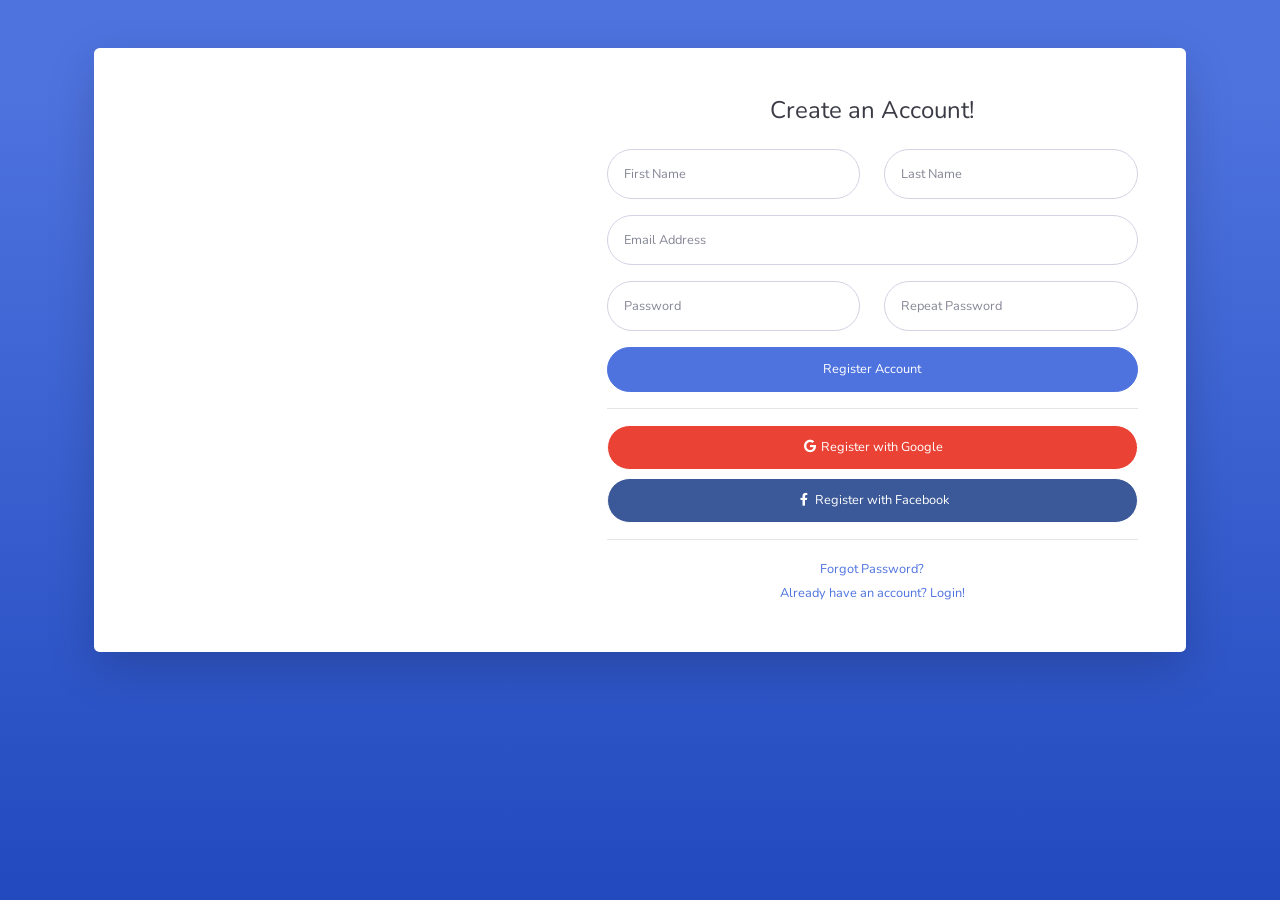
<file: public/backend/register.html>
<!DOCTYPE html>
<html lang="en">

<head>

    <meta charset="utf-8">
    <meta http-equiv="X-UA-Compatible" content="IE=edge">
    <meta name="viewport" content="width=device-width, initial-scale=1, shrink-to-fit=no">
    <meta name="description" content="">
    <meta name="author" content="">

    <title>SB Admin 2 - Register</title>

    <!-- Custom fonts for this template-->
    <link href="vendor/fontawesome-free/css/all.min.css" rel="stylesheet" type="text/css">
    <link
        href="https://fonts.googleapis.com/css?family=Nunito:200,200i,300,300i,400,400i,600,600i,700,700i,800,800i,900,900i"
        rel="stylesheet">

    <!-- Custom styles for this template-->
    <link href="css/sb-admin-2.min.css" rel="stylesheet">

</head>

<body class="bg-gradient-primary">

    <div class="container">

        <div class="card o-hidden border-0 shadow-lg my-5">
            <div class="card-body p-0">
                <!-- Nested Row within Card Body -->
                <div class="row">
                    <div class="col-lg-5 d-none d-lg-block bg-register-image"></div>
                    <div class="col-lg-7">
                        <div class="p-5">
                            <div class="text-center">
                                <h1 class="h4 text-gray-900 mb-4">Create an Account!</h1>
                            </div>
                            <form class="user">
                                <div class="form-group row">
                                    <div class="col-sm-6 mb-3 mb-sm-0">
                                        <input type="text" class="form-control form-control-user" id="exampleFirstName"
                                            placeholder="First Name">
                                    </div>
                                    <div class="col-sm-6">
                                        <input type="text" class="form-control form-control-user" id="exampleLastName"
                                            placeholder="Last Name">
                                    </div>
                                </div>
                                <div class="form-group">
                                    <input type="email" class="form-control form-control-user" id="exampleInputEmail"
                                        placeholder="Email Address">
                                </div>
                                <div class="form-group row">
                                    <div class="col-sm-6 mb-3 mb-sm-0">
                                        <input type="password" class="form-control form-control-user"
                                            id="exampleInputPassword" placeholder="Password">
                                    </div>
                                    <div class="col-sm-6">
                                        <input type="password" class="form-control form-control-user"
                                            id="exampleRepeatPassword" placeholder="Repeat Password">
                                    </div>
                                </div>
                                <a href="login.html" class="btn btn-primary btn-user btn-block">
                                    Register Account
                                </a>
                                <hr>
                                <a href="index.html" class="btn btn-google btn-user btn-block">
                                    <i class="fab fa-google fa-fw"></i> Register with Google
                                </a>
                                <a href="index.html" class="btn btn-facebook btn-user btn-block">
                                    <i class="fab fa-facebook-f fa-fw"></i> Register with Facebook
                                </a>
                            </form>
                            <hr>
                            <div class="text-center">
                                <a class="small" href="forgot-password.html">Forgot Password?</a>
                            </div>
                            <div class="text-center">
                                <a class="small" href="login.html">Already have an account? Login!</a>
                            </div>
                        </div>
                    </div>
                </div>
            </div>
        </div>

    </div>

    <!-- Bootstrap core JavaScript-->
    <script src="vendor/jquery/jquery.min.js"></script>
    <script src="vendor/bootstrap/js/bootstrap.bundle.min.js"></script>

    <!-- Core plugin JavaScript-->
    <script src="vendor/jquery-easing/jquery.easing.min.js"></script>

    <!-- Custom scripts for all pages-->
    <script src="js/sb-admin-2.min.js"></script>

</body>

</html>
</file>
<file: public/frontend/styles/main.css>
body {
  background-color: #fff;
  font-family: 'Assistant', sans-serif;
  color: #071C4D;
}

.navbar-brand img {
  max-height: 40px;
}

.navbar-light .navbar-nav .nav-link {
  color: #071C4D;
}

.navbar-light .navbar-nav .nav-link.active {
  font-weight: bold;
  color: #071C4D !important;
}

.btn-navbar-right {
  margin-top: -10px !important;
  margin-bottom: -8px !important;
  margin-right: -18px !important;
  height: 70px;
  border-radius: 0;
}

.btn-login {
  background-color: #071C4D;
  color: #fff;
}

.btn-login:hover {
  background-color: #1E3771;
  color: #fff;
}

header {
  padding: 180px 0 165px;
  margin-top: -70px;
  background-image: url("../images/header.jpg");
  background-size: cover;
}

header h1, header p {
  color: #fff;
}

header h1 {
  font-family: 'playfair display', serif;
  font-weight: bold;
  font-size: 50px;
}

header p {
  font-size: 22px;
}

header .btn-get-started {
  background-color: #FF9353;
  color: #fff;
}

header .btn-get-started:hover {
  background-color: #8a3809;
  color: #fff;
}

.section-stats {
  margin-top: -50px;
}

.stats-detail {
  padding-top: 15px;
  background-color: #fff;
  padding-left: 40px;
}

.stats-detail h2 {
  font-size: 30px;
  margin-bottom: 0;
}

.stats-detail P {
  font-size: 20px;
  font-weight: lighter;
}

.section-popular {
  min-height: 540px;
  background-color: #051334;
  margin-top: -50px;
  margin-bottom: -230px;
}

.section-popular-heading {
  margin-top: 150px;
}

.section-popular-heading h2, .section-popular-heading p {
  color: #fff;
}

.section-popular-heading h2 {
  font-family: 'playfair display', serif;
  font-weight: bold;
  font-size: 40px;
}

.section-popular-heading p {
  font-size: 18px;
}

.section-popular-content .section-popular-travel .card-travel {
  min-height: 380px;
  background-color: #ddd;
  color: #fff;
  padding: 30px;
  background-size: cover;
  margin-bottom: 20px;
}

.section-popular-content .section-popular-travel .travel-country {
  font-size: 18px;
  color: #fff;
}

.section-popular-content .section-popular-travel .travel-location {
  font-size: 26px;
  color: #fff;
}

.section-popular-content .section-popular-travel .travel-button .btn-travel-details {
  background-color: #FF9353;
  color: #fff;
}

.section-popular-content .section-popular-travel .travel-button .btn-travel-details:hover {
  background-color: #8a3809;
  color: #fff;
}

.section-networks {
  background-color: #fff;
  margin-top: -170px;
  padding-top: 240px;
  padding-bottom: 50px;
}

.section-networks h2 {
  font-family: 'Playfair Display', serif;
  font-weight: bold;
  font-size: 40px;
}

.section-networks p {
  font-size: 18px;
}

.section-networks img {
  max-width: 100%;
}

.section-testimonial-heading {
  background-color: liear-gradient(#fff 0%, #f7f9ff 100%);
  padding-top: 50px;
  min-height: 506px;
}

.section-testimonial-heading h2 {
  font-family: 'Playfair Display', serif;
  font-weight: bold;
  font-size: 40px;
}

.section-testimonial-heading p {
  font-size: 18px;
}

.section-testimonial-content {
  margin-top: -300px;
  padding-bottom: 50px;
}

.section-testimonial-content .card-testimonial {
  padding: 40px 20px 10px;
  border-radius: 11px;
  margin-bottom: 20px;
}

.section-testimonial-content .card-testimonial .testimonial-content {
  min-height: 380px;
}

.section-testimonial-content .card-testimonial h3 {
  font-size: 22px;
}

.section-testimonial-content .card-testimonial .testimonial {
  font-size: 26px;
  text-align: center;
  color: #6e6e6e;
  font-weight: 200;
}

.section-testimonial-content .card-testimonial .trip-to {
  font-weight: normal;
  font-size: 22px;
  color: #6e6e6e;
}

.section-testimonial-content .card-testimonial hr {
  margin-left: -20px;
  margin-right: -20px;
}

.section-testimonial-content .btn-get-started {
  background-color: #FF9353;
  color: #fff;
}

.section-testimonial-content .btn-get-started:hover {
  background-color: #8a3809;
  color: #fff;
}

.section-testimonial-content .btn-need-help {
  background-color: #F2f2f2;
  color: #c3c3c3;
}

.section-testimonial-content .btn-need-help:hover {
  background-color: #c4c4c4;
  color: #fafafa;
}

.section-footer a {
  color: #071C4D;
}

.section-details-header {
  min-height: 310px;
  background: #e4e6eb;
  margin-top: -70px;
}

.section-details-content {
  margin-top: -210px;
  min-height: 100vh;
}

.section-details-content .breadcrumb {
  background-color: transparent;
  padding: 0;
  margin-bottom: 30px;
}

.section-details-content .breadcrumb-item.active {
  font-weight: bold;
  color: #071C4D;
}

.section-details-content .card-details {
  padding: 30px;
  border-radius: 11px;
}

.section-details-content .card-details h1 {
  font-size: 26px;
}

.section-details-content .card-details h2 {
  font-size: 20px;
}

.section-details-content .card-details p {
  font-size: 18px;
  color: #b1b1b1;
}

.section-details-content .card-details h3 {
  font-weight: 600;
  font-size: 14px;
  text-align: left;
  color: #071C4D;
}

.section-details-content .card-details .trip-information th {
  font-weight: 300;
  font-size: 18px;
  color: #071C4D;
}

.section-details-content .card-details .trip-information td {
  font-weight: 300;
  font-size: 18px;
  color: #b1b1b1;
}

.section-details-content .card-details .trip-information .text-blue {
  color: #071C4D;
  font-weight: bold;
}

.section-details-content .card-details .trip-information .text-orange {
  color: #FF9E53;
  font-weight: bold;
}

.section-details-content .card-details .payment-intructions {
  font-weight: 300;
  font-size: 14px;
  color: #b1b1b1;
}

.section-details-content .card-details .bank .bank-item h3 {
  font-size: 18px;
  color: #071C4D;
  margin-bottom: 0;
}

.section-details-content .card-details .bank .bank-item p {
  margin-bottom: 0;
}

.section-details-content .card-details .bank .bank-item .description {
  margin-left: 10px;
  overflow: hidden;
  float: left;
}

.section-details-content .card-details .bank .bank-item .description p {
  font-weight: normal;
  font-size: 16px;
  color: #071C4D;
}

.section-details-content .card-details .bank .bank-image {
  width: 45px;
  height: 45px;
  float: left;
}

.section-details-content .card-details .disclaimer {
  font-weight: 300;
  font-size: 14px;
  color: #b1b1b1;
}

.section-details-content .card-details .gj-datepicker .datepicker {
  border-right: 0;
}

.section-details-content .card-details .gj-datepicker .input-group-append .btn {
  padding-left: -30px;
}

.section-details-content .card-details .btn-add-now {
  background-color: #071C4D;
  color: #fff;
}

.section-details-content .card-details .btn-add-now:hover {
  background-color: #1E3771;
  color: #fff;
}

.section-details-content .card-right {
  border-bottom-left-radius: 0;
  border-bottom-right-radius: 0;
  border-bottom: none;
}

.section-details-content .features {
  margin-top: 20px;
}

.section-details-content .features h3 {
  font-size: 18px;
  color: #071C4D;
  margin-bottom: 0;
}

.section-details-content .features p {
  margin-bottom: 0;
}

.section-details-content .features .discription {
  margin-left: 10px;
  overflow: hidden;
  float: left;
}

.section-details-content .features .features-image {
  width: 45px;
  height: 45px;
  float: left;
}

.section-details-content .gallery .xzoom-container {
  display: block;
}

.section-details-content .gallery .xzoom-container .xzoom {
  width: 100%;
  -webkit-box-shadow: none;
          box-shadow: none;
  margin-bottom: 10px;
}

.section-details-content .gallery .xzoom-container .xactive {
  border: 4px solid #1ABC9C;
  -webkit-box-shadow: none;
          box-shadow: none;
}

.section-details-content .join-container {
  margin-top: -16px;
}

.section-details-content .btn-join-now {
  background-color: #FF9353;
  color: #fff;
  border-radius: 0;
}

.section-details-content .btn-join-now:hover {
  background-color: #FF9353;
  color: #fff;
}

.section-success {
  height: 90vh;
}

.section-success h1 {
  font-weight: 600;
  font-size: 26px;
  color: #071C4D;
}

.section-success p {
  font-weight: 300;
  font-size: 18px;
  color: #b1b1b1;
}

.section-success .btn-home-page {
  border-radius: 4px;
  background-color: #071C4D;
  color: #fff;
}

.section-success .btn-home-page:hover {
  background-color: #1E3771;
  color: #fff;
}
/*# sourceMappingURL=main.css.map */
</file>
<file: public/frontend/libraries/xzoom/xzoom.css>
/* Compatibility styles for frameworks like bootstrap, foundation e.t.c */
.xzoom-source img, .xzoom-preview img, .xzoom-lens img {
  display: block;
  max-width: none;
  max-height: none;
  -webkit-transition: none;
  -moz-transition: none;
  -o-transition: none;
  transition: none;
}
/* --------------- */

/* xZoom Styles below */
.xzoom-container { 
  display: inline-block;
}

.xzoom-thumbs {
  text-align: center;
  margin-bottom: 10px;
}

.xzoom { 
  -webkit-box-shadow: 0px 0px 5px 0px rgba(0,0,0,0.5);
  -moz-box-shadow: 0px 0px 5px 0px rgba(0,0,0,0.5);
  box-shadow: 0px 0px 5px 0px rgba(0,0,0,0.5);  
}
.xzoom2, .xzoom3, .xzoom4, .xzoom5 {
  -webkit-box-shadow: 0px 0px 5px 0px rgba(0,0,0,0.5);
  -moz-box-shadow: 0px 0px 5px 0px rgba(0,0,0,0.5);
  box-shadow: 0px 0px 5px 0px rgba(0,0,0,0.5);
}

/* Thumbs */
.xzoom-gallery, .xzoom-gallery2, .xzoom-gallery3, .xzoom-gallery4, .xzoom-gallery5 {
  border: 1px solid #cecece;
  margin-left: 5px;
  margin-bottom: 10px;
}

.xzoom-source, .xzoom-hidden {
  display: block;
  position: static;
  float: none;
  clear: both;
}

/* Everything out of border is hidden */
.xzoom-hidden {
  overflow: hidden;
}

/* Preview */
.xzoom-preview {
  border: 1px solid #888;
  background: #2f4f4f;
  box-shadow: -0px -0px 10px rgba(0,0,0,0.50);
}

/* Lens */
.xzoom-lens {
  border: 1px solid #555;
  box-shadow: -0px -0px 10px rgba(0,0,0,0.50);
  cursor: crosshair;
}

/* Loading */
.xzoom-loading {
  background-position: center center;
  background-repeat: no-repeat;
  border-radius: 100%;
  opacity: .7;
  background: url(../example/images/xloading.gif);
  width: 48px;
  height: 48px;
}

/* Additional class that applied to thumb when it is active */
.xactive {
  -webkit-box-shadow: 0px 0px 3px 0px rgba(74,169,210,1);
  -moz-box-shadow: 0px 0px 3px 0px rgba(74,169,210,1);
  box-shadow: 0px 0px 3px 0px rgba(74,169,210,1); 
  border: 1px solid #4aaad2;
}

/* Caption */
.xzoom-caption {
  position: absolute;
  bottom: -43px;
  left: 0;
  background: #000;
  width: 100%;
  text-align: left;
}

.xzoom-caption span {
  color: #fff;
  font-family: Arial, sans-serif;
  display: block;
  font-size: 0.75em;
  font-weight: bold;
  padding: 10px;
}
</file>
<file: public/frontend/libraries/gijgo/css/gijgo.min.css>
.gj-button-md,.gj-text-align-center{text-align:center}.gj-button-md,.gj-modal{overflow:hidden;outline:0}.gj-button-md,.gj-button-md-group{position:relative;vertical-align:middle}.gj-button,.gj-button-md,.gj-cursor-pointer{cursor:pointer}.gj-button{background-color:#f5f5f5;border:1px solid #ddd;color:#000;border-radius:3px;padding:6px 10px}.gj-unselectable{-webkit-touch-callout:none;-webkit-user-select:none;-khtml-user-select:none;-moz-user-select:none;-ms-user-select:none;user-select:none}.gj-row{display:-webkit-box;display:-ms-flexbox;display:flex;-ms-flex-wrap:wrap;flex-wrap:wrap}.gj-margin-left-5{margin-left:5px}.gj-margin-left-10{margin-left:10px}.gj-width-full{width:100%}.gj-font-size-16{font-size:16px}.gj-hidden{display:none}.gj-button-md{background:0 0;border:none;border-radius:2px;color:rgba(0,0,0,.87);height:36px;margin:0;min-width:64px;padding:0 16px;display:inline-block;font-family:Roboto,Helvetica,Arial,sans-serif;font-size:1rem;font-weight:500;text-transform:uppercase;letter-spacing:0;will-change:box-shadow;transition:box-shadow .2s cubic-bezier(.4,0,1,1),background-color .2s cubic-bezier(.4,0,.2,1),color .2s cubic-bezier(.4,0,.2,1);text-decoration:none;line-height:36px;-webkit-user-select:none;-moz-user-select:none;-ms-user-select:none;user-select:none}.gj-button-md:hover{background-color:rgba(158,158,158,.2)}.gj-button-md:disabled{color:rgba(0,0,0,.26);background:0 0}.gj-button-md .gj-icon,.gj-button-md .material-icons{vertical-align:middle}.gj-button-md.gj-button-md-icon{width:24px;height:31px;min-width:24px;padding:0;display:table}ul.gj-list-bootstrap li [data-role=image],ul.gj-list-md li [data-role=checkbox],ul.gj-list-md li [data-role=image]{height:24px;width:24px}.gj-button-md.gj-button-md-icon .gj-icon,.gj-button-md.gj-button-md-icon .material-icons{display:table-cell;margin-right:0;width:24px;height:24px}.gj-button-md.active{background-color:rgba(158,158,158,.4)}.gj-button-md-group{display:inline-block}.gj-textbox-md{border:none;border-bottom:1px solid rgba(0,0,0,.42);display:block;font-family:Helvetica,Arial,sans-serif;font-size:16px;line-height:16px;padding:4px 0;margin:0;width:100%;background:0 0;text-align:left;color:rgba(0,0,0,.87)}.gj-textbox-md:active,.gj-textbox-md:focus{border-bottom:2px solid rgba(0,0,0,.42);outline:0}.gj-textbox-md::placeholder{color:#8e8e8e}.gj-textbox-md:-ms-input-placeholder{color:#8e8e8e}.gj-textbox-md::-ms-input-placeholder{color:#8e8e8e}.gj-md-spacer-24{min-width:24px;width:24px;display:inline-block}.gj-md-spacer-32{min-width:32px;width:32px;display:inline-block}.gj-modal{position:fixed;top:0;right:0;bottom:0;left:0;z-index:1203;display:none;-webkit-overflow-scrolling:touch;background-color:rgba(0,0,0,.54118);transition:.2s ease opacity;will-change:opacity}ul.gj-list li [data-role=wrapper]{display:table;width:100%}ul.gj-list li [data-role=checkbox],ul.gj-list li [data-role=image]{display:table-cell;vertical-align:middle;text-align:center}ul.gj-list li [data-role=display]{display:table-cell;vertical-align:middle;cursor:pointer}ul.gj-list li [data-role=display]:empty:before{content:"\200b"}ul.gj-list-bootstrap{padding-left:0;margin-bottom:0}ul.gj-list-bootstrap li{padding:0}ul.gj-list-bootstrap li [data-role=wrapper]{padding:0 10px}ul.gj-list-bootstrap li [data-role=checkbox]{width:24px;padding:3px}ul.gj-list-bootstrap li [data-role=display]{padding:8px 0 8px 4px}.list-group-item.active ul li,.list-group-item.active:focus ul li,.list-group-item.active:hover ul li{text-shadow:none;color:initial}ul.gj-list-md{padding:0;list-style:none;line-height:24px;letter-spacing:0;color:#616161}.gj-picker-md,ul.gj-list-md li{font-family:Roboto,Helvetica,Arial,sans-serif;font-size:16px;font-weight:400;letter-spacing:.04em;line-height:1}ul.gj-list-md li{display:list-item;list-style-type:none;padding:0;min-height:unset;box-sizing:border-box;align-items:center;cursor:default;overflow:hidden;-webkit-flex-direction:row;-ms-flex-direction:row;flex-direction:row;-webkit-flex-wrap:nowrap;-ms-flex-wrap:nowrap;flex-wrap:nowrap}ul.gj-list-md li [data-role=display]{padding:8px 0 8px 5px;order:0;flex-grow:2;text-decoration:none;box-sizing:border-box;align-items:center;text-align:left;color:rgba(0,0,0,.87)}ul.gj-list-md li.disabled>[data-role=wrapper]>[data-role=display]{color:#9E9E9E}.gj-list-md-active{background:#e0e0e0;color:#3f51b5}.gj-picker{position:absolute;z-index:1203;background-color:#fff}.gj-picker .selected{color:#fff}.gj-picker-md{color:rgba(0,0,0,.87);border:1px solid #E0E0E0}.gj-modal .gj-picker-md{border:0}.gj-picker-md [role=header]{color:rgba(255,255,255,.54);display:flex;background:#2196f3;align-items:baseline;user-select:none;justify-content:center}.gj-picker-md [role=footer]{float:right;padding:10px}.gj-picker-md [role=footer] button.gj-button-md{color:#2196f3;font-weight:700;font-size:13px}.gj-picker-bootstrap{border:1px solid #E0E0E0}.gj-picker-bootstrap .selected{color:#888}.gj-picker-bootstrap [role=header]{background:#eee;color:#AAA}@font-face{font-family:gijgo-material;src:url(../fonts/gijgo-material.eot?235541);src:url(../fonts/gijgo-material.eot?235541#iefix) format('embedded-opentype'),url(../fonts/gijgo-material.ttf?235541) format('truetype'),url(../fonts/gijgo-material.woff?235541) format('woff'),url(../fonts/gijgo-material.svg?235541#gijgo-material) format('svg');font-weight:400;font-style:normal}.gj-icon{font-family:gijgo-material!important;font-size:24px;speak:none;font-style:normal;font-weight:400;font-variant:normal;text-transform:none;line-height:1;letter-spacing:0;-webkit-font-feature-settings:"liga";-moz-font-feature-settings:"liga=1";-moz-font-feature-settings:"liga";-ms-font-feature-settings:"liga" 1;font-feature-settings:"liga";-webkit-font-variant-ligatures:discretionary-ligatures;font-variant-ligatures:discretionary-ligatures;-webkit-font-smoothing:antialiased;-moz-osx-font-smoothing:grayscale}.gj-icon.undo:before{content:"\e900"}.gj-icon.vertical-align-top:before{content:"\e901"}.gj-icon.vertical-align-center:before{content:"\e902"}.gj-icon.vertical-align-bottom:before{content:"\e903"}.gj-icon.arrow-dropup:before{content:"\e904"}.gj-icon.clock:before{content:"\e905"}.gj-icon.refresh:before{content:"\e906"}.gj-icon.last-page:before{content:"\e907"}.gj-icon.first-page:before{content:"\e908"}.gj-icon.cancel:before{content:"\e909"}.gj-icon.clear:before{content:"\e90a"}.gj-icon.check-circle:before{content:"\e90b"}.gj-icon.delete:before{content:"\e90c"}.gj-icon.arrow-upward:before{content:"\e90d"}.gj-icon.arrow-forward:before{content:"\e90e"}.gj-icon.arrow-downward:before{content:"\e90f"}.gj-icon.arrow-back:before{content:"\e910"}.gj-icon.list-numbered:before{content:"\e911"}.gj-icon.list-bulleted:before{content:"\e912"}.gj-icon.indent-increase:before{content:"\e913"}.gj-icon.indent-decrease:before{content:"\e914"}.gj-icon.redo:before{content:"\e915"}.gj-icon.align-right:before{content:"\e916"}.gj-icon.align-left:before{content:"\e917"}.gj-icon.align-justify:before{content:"\e918"}.gj-icon.align-center:before{content:"\e919"}.gj-icon.strikethrough:before{content:"\e91a"}.gj-icon.italic:before{content:"\e91b"}.gj-icon.underlined:before{content:"\e91c"}.gj-icon.bold:before{content:"\e91d"}.gj-icon.arrow-dropdown:before{content:"\e91e"}.gj-icon.done:before{content:"\e91f"}.gj-icon.pencil:before{content:"\e920"}.gj-icon.minus:before{content:"\e921"}.gj-icon.plus:before{content:"\e922"}.gj-icon.chevron-up:before{content:"\e923"}.gj-icon.chevron-right:before{content:"\e924"}.gj-icon.chevron-down:before{content:"\e925"}.gj-icon.chevron-left:before{content:"\e926"}.gj-icon.event:before{content:"\e927"}.gj-draggable{cursor:move}.gj-resizable-handle{position:absolute;font-size:.1px;display:block;-ms-touch-action:none;touch-action:none;z-index:1203}.gj-dialog-bootstrap [data-role=title],.gj-dialog-bootstrap4 [data-role=title]{display:inline}.gj-dialog-bootstrap,.gj-dialog-bootstrap4,.gj-dialog-md{z-index:1202;overflow:hidden}.gj-resizable-n{cursor:n-resize;height:7px;width:100%;top:-5px;left:0}.gj-resizable-e{cursor:e-resize;width:7px;right:-5px;top:0;height:100%}.gj-resizable-s{cursor:s-resize;height:7px;width:100%;bottom:-5px;left:0}.gj-resizable-w{cursor:w-resize;width:7px;left:-5px;top:0;height:100%}.gj-resizable-se{cursor:se-resize;width:12px;height:12px;right:1px;bottom:1px}.gj-resizable-sw{cursor:sw-resize;width:9px;height:9px;left:-5px;bottom:-5px}.gj-resizable-nw{cursor:nw-resize;width:9px;height:9px;left:-5px;top:-5px}.gj-resizable-ne{cursor:ne-resize;width:9px;height:9px;right:-5px;top:-5px}.gj-dialog-footer{position:absolute;bottom:0;width:100%;margin-top:0}.gj-dialog-scrollable [data-role=body]{overflow-x:hidden;overflow-y:scroll}.gj-dialog-bootstrap [data-role=close]{line-height:1.42857143}.gj-dialog-bootstrap4 [data-role=close]{line-height:1.5}.gj-dialog-md{background-color:#FFF;border:none;box-shadow:0 11px 15px -7px rgba(0,0,0,.2),0 24px 38px 3px rgba(0,0,0,.14),0 9px 46px 8px rgba(0,0,0,.12);box-sizing:border-box;position:relative;display:-webkit-box;display:-webkit-flex;display:-ms-flexbox;display:flex;-webkit-box-orient:vertical;-webkit-box-direction:normal;-webkit-flex-direction:column;-ms-flex-direction:column;flex-direction:column;-webkit-background-clip:padding-box;background-clip:padding-box;outline:0}.gj-dialog-md-header{padding:24px 24px 0;font-family:Roboto,Helvetica,Arial,sans-serif}.gj-dialog-md-title{margin:0;font-weight:400;display:inline;line-height:28px;font-size:20px}.gj-dialog-md-close{-webkit-appearance:none;padding:0;cursor:pointer;background:0 0;border:0;float:right;line-height:28px;font-size:28px}.gj-dialog-md-body{padding:20px 24px 24px;color:rgba(0,0,0,.54);font-family:Helvetica,Arial,sans-serif;font-size:14px;font-weight:400;line-height:20px}.gj-dialog-md-footer{padding:8px 8px 8px 24px;display:-webkit-flex;display:-ms-flexbox;display:flex;-webkit-flex-direction:row-reverse;-ms-flex-direction:row-reverse;flex-direction:row-reverse;-webkit-flex-wrap:wrap;-ms-flex-wrap:wrap;flex-wrap:wrap;box-sizing:border-box}.gj-dialog-md-footer>:first-child{margin-right:0}.gj-dialog-md-footer>*{margin-right:8px;height:36px}DIV.gj-grid-wrapper{margin:auto;position:relative;clear:both;z-index:1}TABLE.gj-grid{margin:auto;border-collapse:collapse;width:100%;table-layout:fixed}TABLE.gj-grid THEAD TH [data-role=selectAll]{margin:auto}table.gj-grid-bootstrap thead th [data-role=sorticon],table.gj-grid-md thead th [data-role=sorticon]{margin-left:5px}TABLE.gj-grid THEAD TH [data-role=title],TABLE.gj-grid THEAD TH [data-role=sorticon]{display:inline-block}TABLE.gj-grid THEAD TH{overflow:hidden;text-overflow:ellipsis}TABLE.gj-grid.autogrow-header-row THEAD TH{overflow:auto;text-overflow:initial;white-space:pre-wrap;-ms-word-break:break-word;word-break:break-word}TABLE.gj-grid>tbody>tr>td{overflow:hidden;position:relative}table.gj-grid tbody div[data-role=display]{vertical-align:middle;text-indent:0;white-space:pre-wrap;-ms-word-break:break-word;word-break:break-word}table.gj-grid.fixed-body-rows tbody div[data-role=display]{overflow:hidden;text-overflow:ellipsis;white-space:nowrap;-ms-word-break:initial;word-break:initial}table.gj-grid tfoot DIV[data-role=display]{vertical-align:middle;text-indent:0;display:flex}TABLE.gj-grid .fa{padding:2px}TABLE.gj-grid>tbody>tr>td>div{padding:2px;overflow:hidden}DIV.gj-grid-wrapper DIV.gj-grid-loading-cover{background:#BBB;opacity:.5;position:absolute;vertical-align:middle}DIV.gj-grid-wrapper DIV.gj-grid-loading-text{position:absolute;font-weight:700}table.gj-grid-bootstrap thead th{background-color:#f5f5f5;vertical-align:middle}table.gj-grid-bootstrap thead th [data-role=sorticon] i.gj-icon,table.gj-grid-bootstrap thead th [data-role=sorticon] i.material-icons{position:absolute;font-size:20px;top:15px}table.gj-grid-bootstrap tbody tr td div[data-role=display]{padding:0}.gj-grid-bootstrap-4 .gj-checkbox-bootstrap{display:inline-block;padding-top:2px}.gj-grid-bootstrap-4 tbody tr.active{background-color:rgba(0,0,0,.075)}.gj-grid-md{position:relative;border:1px solid #e0e0e0;border-collapse:collapse;white-space:nowrap;font-size:13px;font-family:Roboto,Helvetica,Arial,sans-serif;background-color:#fff}.gj-grid-md td:first-of-type,.gj-grid-md th:first-of-type{padding-left:24px}.gj-grid-md td,.gj-grid-md th{padding:12px 18px;position:relative;box-sizing:border-box}.gj-grid-md th{vertical-align:bottom;font-weight:700;line-height:31px;letter-spacing:0;height:56px;font-size:12px;color:rgba(0,0,0,.54);text-align:right}.gj-grid-md td{height:48px;border-top:1px solid #e0e0e0;border-bottom:1px solid #e0e0e0;text-align:left;color:rgba(0,0,0,.87)}.gj-grid-bootstrap tbody tr.gj-grid-top-border td,.gj-grid-md tbody tr.gj-grid-top-border td{border-top:2px solid #777}.gj-grid-bootstrap tbody tr.gj-grid-bottom-border td,.gj-grid-md tbody tr.gj-grid-bottom-border td{border-bottom:2px solid #777}.gj-grid-md tbody tr{position:relative;height:48px;transition-duration:.28s;transition-timing-function:cubic-bezier(.4,0,.2,1);transition-property:background-color}.gj-grid-md tbody tr:hover{background-color:#EEE}.gj-grid-md tbody tr.gj-grid-md-select{background-color:#F5F5F5}table.gj-grid-md thead th [data-role=sorticon] i.gj-icon,table.gj-grid-md thead th [data-role=sorticon] i.material-icons{position:absolute;font-size:16px;top:19px}table.gj-grid-md thead th.gj-grid-select-all{padding-bottom:3px}@media only all{td.display-1120,td.display-320,td.display-480,td.display-640,td.display-800,td.display-960,th.display-1120,th.display-320,th.display-480,th.display-640,th.display-800,th.display-960{display:none}}@media screen and (min-width:20em){TABLE.gj-grid-bootstrap td.display-320,TABLE.gj-grid-bootstrap th.display-320{display:table-cell}}@media screen and (min-width:30em){TABLE.gj-grid-bootstrap td.display-480,TABLE.gj-grid-bootstrap th.display-480{display:table-cell}}@media screen and (min-width:40em){TABLE.gj-grid-bootstrap td.display-640,TABLE.gj-grid-bootstrap th.display-640{display:table-cell}}@media screen and (min-width:50em){TABLE.gj-grid-bootstrap td.display-800,TABLE.gj-grid-bootstrap th.display-800{display:table-cell}}@media screen and (min-width:60em){TABLE.gj-grid-bootstrap td.display-960,TABLE.gj-grid-bootstrap th.display-960{display:table-cell}}@media screen and (min-width:70em){TABLE.gj-grid-bootstrap td.display-1120,TABLE.gj-grid-bootstrap th.display-1120{display:table-cell}}.gj-grid-md tfoot tr th{padding-right:14px}.gj-grid-md tfoot tr[data-role=pager] .gj-grid-mdl-pager-label{padding-left:5px;padding-right:5px}.gj-grid-md tfoot tr[data-role=pager] .gj-dropdown-md{margin-left:12px}.gj-grid-md tfoot tr[data-role=pager] .gj-dropdown-md [role=presenter]{font-size:12px;font-weight:700;color:rgba(0,0,0,.54)}.gj-grid-md tfoot tr[data-role=pager] .gj-dropdown-md [role=presenter] [role=display]{text-align:right}.gj-grid-md tfoot tr[data-role=pager] .gj-grid-md-limit-select{margin-left:10px;font-size:12px;font-weight:700;color:rgba(0,0,0,.54)}.gj-grid-bootstrap tfoot tr[data-role=pager] th{line-height:30px;background-color:#f5f5f5}.gj-grid-bootstrap tfoot tr[data-role=pager] th>div>button,.gj-grid-bootstrap tfoot tr[data-role=pager] th>div>div{margin-right:5px}.gj-grid-bootstrap-4 tfoot tr[data-role=pager] th>div button{height:34px}.gj-grid-bootstrap-4 tfoot tr[data-role=pager] th div .gj-dropdown-bootstrap-4 .gj-dropdown-expander-mi .gj-icon{top:5px}.gj-grid-bootstrap-3 tfoot tr[data-role=pager] th>div>input{margin-right:5px;width:40px;text-align:right;display:inline-block;font-weight:700}.gj-grid-bootstrap-4 tfoot tr[data-role=pager] th>div>div.input-group{width:40px}.gj-grid-bootstrap-4 tfoot tr[data-role=pager] th>div>div.input-group input{text-align:right;font-weight:700;height:34px;padding-top:2px;padding-bottom:6px}.gj-grid-bootstrap tfoot tr[data-role=pager] th>div>select{display:inline-block;margin-right:5px;width:60px}.gj-grid-bootstrap tfoot tr[data-role=pager] th .gj-dropdown-bootstrap .gj-list-bootstrap [data-role=display]{line-height:14px}.gj-grid-bootstrap tfoot tr[data-role=pager] th .gj-dropdown-bootstrap [role=presenter] [role=display]{font-weight:700}.gj-grid-bootstrap tfoot tr[data-role=pager] th .gj-dropdown-bootstrap-3 [role=presenter]{padding:2px 8px}.gj-grid-bootstrap tfoot tr[data-role=pager] th .gj-dropdown-bootstrap-4 [role=presenter]{padding:1px 8px}.gj-grid thead tr th div.gj-grid-column-resizer-wrapper{position:relative;width:100%;height:0;top:0;left:0;padding:0}span.gj-grid-column-resizer{position:absolute;right:0;width:10px;top:-100px;height:300px;z-index:1203;cursor:e-resize}.gj-grid-resize-cursor{cursor:e-resize}.gj-grid-md tbody tr td.gj-grid-left-border,.gj-grid-md thead tr th.gj-grid-left-border{border-left:3px solid #777}.gj-grid-md tbody tr td.gj-grid-right-border,.gj-grid-md thead tr th.gj-grid-right-border{border-right:3px solid #777}.gj-grid-bootstrap tbody tr td.gj-grid-left-border,.gj-grid-bootstrap thead tr th.gj-grid-left-border{border-left:5px solid #ddd}.gj-grid-bootstrap tbody tr td.gj-grid-right-border,.gj-grid-bootstrap thead tr th.gj-grid-right-border{border-right:5px solid #ddd}.gj-dirty{position:absolute;top:0;left:0;border-style:solid;border-width:3px;border-color:red transparent transparent red;padding:0;overflow:hidden;vertical-align:top}.gj-grid-md tbody tr td.gj-grid-management-column{padding:3px}.gj-grid-md tbody tr td[data-mode=edit]{padding:0 18px}.gj-grid-bootstrap tbody tr td[data-mode=edit],.gj-grid-bootstrap tbody tr td[data-mode=edit] [data-role=edit],.gj-grid-md tbody .gj-dropdown-md [role=presenter] [role=display]{padding:0}.gj-grid-bootstrap-3 tbody tr td.gj-grid-management-column{padding:3px}.gj-grid-bootstrap-3 tbody tr td[data-mode=edit]{height:38px}.gj-grid-bootstrap-3 tbody tr td[data-mode=edit] [data-role=edit] input[type=text]{height:37px;padding:8px}.gj-grid-bootstrap-3 tbody tr td[data-mode=edit] .gj-dropdown-bootstrap [role=presenter]{border:0;border-radius:0;height:37px;padding-left:8px}.gj-grid-bootstrap-3 tbody tr td[data-mode=edit] .gj-datepicker-bootstrap{height:37px}.gj-grid-bootstrap-3 tbody tr td[data-mode=edit] .gj-datepicker-bootstrap [role=input]{height:37px;border:0;border-radius:0}.gj-grid-bootstrap-3 tbody tr td[data-mode=edit] .gj-datepicker-bootstrap [role=right-icon]{border:0;border-radius:0}.gj-grid-bootstrap-3 tbody tr td[data-mode=edit] .gj-checkbox-bootstrap{display:inline-block;padding-top:10px;height:32px}.gj-grid-bootstrap-4 tbody tr td.gj-grid-management-column{padding:6px}.gj-grid-bootstrap-4 tbody tr td[data-mode=edit] [data-role=edit] input[type=text]{height:48px;padding-left:12px}.gj-grid-bootstrap-4 tbody tr td[data-mode=edit] .gj-dropdown-bootstrap [role=presenter]{border:0;border-radius:0;height:48px;padding-left:12px;font-family:-apple-system,system-ui,BlinkMacSystemFont,"Segoe UI",Roboto,"Helvetica Neue",Arial,sans-serif}.gj-grid-bootstrap-4 tbody tr td[data-mode=edit] .gj-dropdown-bootstrap-4 [role=expander].gj-dropdown-expander-mi .gj-icon,.gj-grid-bootstrap-4 tbody tr td[data-mode=edit] .gj-dropdown-bootstrap-4 [role=expander].gj-dropdown-expander-mi .material-icons{top:13px}.gj-grid-bootstrap-4 tbody tr td[data-mode=edit] .gj-datepicker-bootstrap{height:48px}.gj-grid-bootstrap-4 tbody tr td[data-mode=edit] .gj-datepicker-bootstrap [role=input]{height:48px;border:0;border-radius:0}.gj-grid-bootstrap-4 tbody tr td[data-mode=edit] .gj-datepicker-bootstrap [role=right-icon]{background-color:#fff}.gj-grid-bootstrap-4 tbody tr td[data-mode=edit] .gj-datepicker-bootstrap [role=right-icon] button{border:0;border-radius:0;width:43px;position:relative}.gj-grid-bootstrap-4 tbody tr td[data-mode=edit] .gj-datepicker-bootstrap [role=right-icon] .gj-icon,.gj-grid-bootstrap-4 tbody tr td[data-mode=edit] .gj-datepicker-bootstrap [role=right-icon] .material-icons{top:13px;left:10px;font-size:24px}.gj-grid-bootstrap-4 tbody tr td[data-mode=edit] .gj-checkbox-bootstrap{display:inline-block;padding-top:15px;height:42px}.gj-grid-md thead tr[data-role=filter] th{border-top:1px solid #e0e0e0}div.gj-grid-wrapper div.gj-grid-bootstrap-toolbar{background-color:#f5f5f5;padding:8px;font-weight:700;border:1px solid #ddd}div.gj-grid-wrapper div.gj-grid-bootstrap-4-toolbar{background-color:#f5f5f5;padding:12px;font-weight:700;border:1px solid #ddd}div.gj-grid-wrapper div.gj-grid-md-toolbar{font-weight:700;font-size:24px;font-family:Helvetica,Arial,sans-serif;background-color:#fff;border-top:1px solid #e0e0e0;border-left:1px solid #e0e0e0;border-right:1px solid #e0e0e0;border-bottom:0;border-collapse:collapse;padding:0 18px;line-height:56px}.gj-checkbox-bootstrap,.gj-checkbox-md{min-width:0;font-weight:400;text-align:center;position:relative}table.gj-grid-scrollable tbody{overflow-y:auto;overflow-x:hidden;display:block}table.gj-grid-md.gj-grid-scrollable{border-bottom:0}table.gj-grid-md.gj-grid-scrollable tbody{border-right:1px solid #e0e0e0;border-bottom:1px solid #e0e0e0}table.gj-grid-md.gj-grid-scrollable tfoot{border-bottom:1px solid #e0e0e0}table.gj-grid-bootstrap.gj-grid-scrollable{border-bottom:0}table.gj-grid-bootstrap.gj-grid-scrollable tbody{border-right:1px solid #ddd;border-bottom:1px solid #ddd}table.gj-grid-bootstrap.gj-grid-scrollable tbody tr[data-role=row]:first-child td{border-top:0}table.gj-grid-bootstrap.gj-grid-scrollable tbody tr[data-role=row] td:first-child{border-left:0}table.gj-grid-bootstrap.gj-grid-scrollable tbody tr[data-role=row] td:last-child{border-right:0}table.gj-grid-bootstrap.gj-grid-scrollable tfoot{border-bottom:1px solid #ddd}ul.gj-list li [data-role=spacer]{display:table-cell}ul.gj-list li [data-role=expander]{display:table-cell;vertical-align:middle;text-align:center;cursor:pointer}[data-type=tree] ul li [data-role=expander].gj-tree-font-awesome-expander,[data-type=tree] ul li [data-role=expander].gj-tree-glyphicons-expander,[data-type=tree] ul li [data-role=expander].gj-tree-material-icons-expander{width:24px}[data-type=tree] ul li [data-role=expander].gj-tree-glyphicons-expander .glyphicon{top:4px;height:24px}.gj-tree-bootstrap-3 ul.gj-list-bootstrap li{border:0;border-radius:0;color:#333}.gj-tree-bootstrap-3 ul.gj-list-bootstrap li.active{color:#fff}.gj-tree-bootstrap-3 ul.gj-list-bootstrap li.disabled{color:#777;background-color:#eee}.gj-tree-bootstrap-4 ul.gj-list-bootstrap li{border:0;border-radius:0;color:#212529}.gj-tree-bootstrap-4 ul.gj-list-bootstrap li.active{color:#fff}.gj-tree-bootstrap-4 ul.gj-list-bootstrap li.disabled{color:#868e96}.gj-tree-bootstrap-4 ul.gj-list-bootstrap li ul.gj-list-bootstrap{width:100%}.gj-tree-bootstrap-border ul.gj-list-bootstrap li{border:1px solid #ddd}.gj-tree-bootstrap-border ul.gj-list-bootstrap li ul.gj-list-bootstrap li{border-left:0;border-right:0}.gj-tree-bootstrap-border ul.gj-list-bootstrap li:first-child{border-top-left-radius:4px;border-top-right-radius:4px}.gj-tree-bootstrap-border ul.gj-list-bootstrap li:last-child{border-bottom-left-radius:4px;border-bottom-right-radius:4px}.gj-tree-bootstrap-border ul.gj-list-bootstrap li ul.gj-list-bootstrap li:first-child{border-top-left-radius:0;border-top-right-radius:0}.gj-tree-bootstrap-border ul.gj-list-bootstrap li ul.gj-list-bootstrap li:last-child{border-bottom:0;border-bottom-left-radius:0;border-bottom-right-radius:0}ul.gj-list-bootstrap li [data-role=expander].gj-tree-material-icons-expander{padding-top:8px;padding-bottom:4px}.gj-tree-drag-el,.gj-tree-drag-el li{padding:0;margin:0}ul.gj-list-bootstrap li [data-role=expander].gj-tree-material-icons-expander .gj-icon{width:24px;height:24px}ul.gj-list-md li.disabled>[data-role=wrapper]>[data-role=expander]{color:#9E9E9E}.gj-tree-md-border ul.gj-list-md li{border:1px solid #616161;margin-bottom:-1px}.gj-tree-md-border ul.gj-list-md li ul.gj-list-md li{border-left:0;border-right:0}.gj-tree-md-border ul.gj-list-md li ul.gj-list-md li:last-child{border-bottom:0}.gj-tree-drop-above{border-top:1px solid #000}.gj-tree-bootstrap-3 ul.gj-list-bootstrap li [data-role=wrapper].drop-above,.gj-tree-bootstrap-4 ul.gj-list-bootstrap li [data-role=wrapper].drop-above{border-top:2px solid #000}.gj-tree-drop-below{border-bottom:1px solid #000}.gj-tree-bootstrap-3 ul.gj-list-bootstrap li [data-role=wrapper].drop-below,.gj-tree-bootstrap-4 ul.gj-list-bootstrap li [data-role=wrapper].drop-below{border-bottom:2px solid #000}.gj-tree-drag-el{z-index:1203}.gj-tree-drag-el [data-role=wrapper]{cursor:move;display:table}.gj-tree-drag-el [data-role=indicator]{width:14px;padding:0 3px;display:table-cell;vertical-align:middle;text-align:center}.gj-tree-bootstrap-drag-el li.list-group-item{border:0;background:unset}.gj-tree-bootstrap-drag-el [data-role=indicator],.gj-tree-md-drag-el [data-role=indicator]{width:24px;height:24px;padding:0}.gj-checkbox-bootstrap{font-size:0;margin:0;width:18px;height:18px;display:inline}.gj-checkbox-bootstrap input[type=checkbox]{display:none;margin-bottom:-12px}.gj-checkbox-bootstrap span{background:#fff;display:block;content:" ";width:18px;height:18px;line-height:11px;font-size:11px;padding:2px;color:#555;border:1px solid #CCC;border-radius:3px;transition:box-shadow .2s linear,border-color .2s linear;cursor:pointer;margin:auto}.gj-checkbox-bootstrap input[type=checkbox]:focus+span:before{outline:0;box-shadow:0 0 0 0 #66afe9,0 0 6px rgba(102,175,233,.6);border-color:#66afe9}.gj-datepicker-bootstrap :active,.gj-datepicker-bootstrap :focus,.gj-timepicker-bootstrap :active,.gj-timepicker-bootstrap :focus{box-shadow:none}.gj-checkbox-bootstrap input[type=checkbox][disabled]+span{opacity:.6;cursor:not-allowed}.gj-checkbox-bootstrap.gj-checkbox-bootstrap-4 span{line-height:16px;padding:0}.gj-checkbox-bootstrap-4.gj-checkbox-material-icons input[type=checkbox]:checked+span:after,.gj-checkbox-bootstrap-4.gj-checkbox-material-icons input[type=checkbox]:indeterminate+span:after{font-size:16px}.gj-checkbox-md{font-size:0;margin:0;width:16px;height:16px}.gj-checkbox-md input[type=checkbox]{display:none;margin-bottom:-12px}.gj-checkbox-md span{display:inline-block;box-sizing:border-box;width:16px;height:16px;margin:0;cursor:pointer;overflow:hidden;border:2px solid #616161;border-radius:2px;z-index:2}.gj-checkbox-md input[type=checkbox]:checked+span{border:2px solid #536DFE}.gj-checkbox-md input[type=checkbox]:checked+span:after{color:#FFF;background-color:#536DFE;position:absolute;left:1px;top:-15px}.gj-checkbox-md input[type=checkbox]:indeterminate+span{border:2px solid #616161}.gj-checkbox-md input[type=checkbox]:indeterminate+span:after{color:#616161;position:absolute;left:1px;top:-15px}.gj-checkbox-md input[type=checkbox][disabled]+span{border:2px solid #9E9E9E}.gj-editor-md,.gj-editor-md [role=body]{border:1px solid rgba(158,158,158,.2)}.gj-checkbox-md input[type=checkbox][disabled]+span:after{background-color:#9E9E9E}.gj-checkbox-md input[type=checkbox][disabled]:indeterminate+span:after{color:#FFF}.gj-checkbox-material-icons input[type=checkbox]:checked+span:after{content:"\e91f";font-size:14px;font-weight:700;white-space:pre}.gj-checkbox-material-icons input[type=checkbox]:indeterminate+span:after{content:"\e921";font-size:14px;font-weight:700;white-space:pre}.gj-checkbox-glyphicons input[type=checkbox]:checked+span:after{display:inline-block;font-family:'Glyphicons Halflings';content:"\e013 "}.gj-checkbox-glyphicons input[type=checkbox]:indeterminate+span:after{display:inline-block;font-family:'Glyphicons Halflings';content:"\2212 ";padding-right:1px}.gj-checkbox-fontawesome .fa{font-size:14px}.gj-checkbox-bootstrap.gj-checkbox-fontawesome .fa{line-height:18px}.gj-checkbox-fontawesome input[type=checkbox]:checked+span:before{content:"\f00c "}.gj-checkbox-fontawesome input[type=checkbox]:indeterminate+span:before{content:"\f068 "}.gj-editor [role=body]{overflow:auto;outline:transparent solid 0;box-sizing:border-box}.gj-editor-md{padding:7px;font-family:Roboto,Helvetica,Arial,sans-serif;font-size:14px;font-weight:500;letter-spacing:0}.gj-editor-md [role=toolbar]{margin-bottom:7px}.gj-editor-md [role=toolbar] .gj-button-md{min-width:54px;margin-right:5px}.gj-editor-md [role=toolbar] .gj-button-md .gj-icon{width:24px;height:24px}.gj-editor-bootstrap,.gj-editor-bootstrap [role=body]{border:1px solid #eceeef}.gj-editor-md p{margin:0;padding:0}.gj-editor-md blockquote{font-size:14px}.gj-editor-bootstrap{padding:7px}.gj-editor-bootstrap [role=toolbar]{margin-bottom:7px}.gj-editor-bootstrap [role=toolbar] .btn-group{margin-right:10px}.gj-editor-bootstrap [role=toolbar] button{height:36px}.gj-editor-bootstrap p{margin:0;padding:0}.gj-editor-bootstrap blockquote{font-size:14px}.gj-datepicker-md,.gj-dropdown-md [role=presenter]{font-family:Roboto,Helvetica,Arial,sans-serif;font-size:16px;font-weight:400;letter-spacing:.04em}.gj-dropdown{position:relative;border-collapse:separate}.gj-dropdown [role=presenter]{display:table;cursor:pointer;outline:0;position:relative}.gj-dropdown [role=presenter] [role=display]{display:table-cell;text-align:left;width:100%}.gj-dropdown [role=presenter] [role=expander]{display:table-cell;vertical-align:middle;text-align:center;width:24px;height:24px}.gj-dropdown-md [role=presenter]{line-height:1;color:rgba(0,0,0,.87);padding:0;border:0;border-bottom:1px solid rgba(0,0,0,.42);background:0 0}.gj-dropdown-md [role=presenter]:active,.gj-dropdown-md [role=presenter]:focus{border-bottom:2px solid rgba(0,0,0,.42)}.gj-dropdown-md [role=presenter] [role=display]{padding:4px 0;line-height:18px}.gj-dropdown-md [role=presenter] [role=display] .placeholder{color:#8e8e8e}.gj-dropdown-list-md{position:absolute;top:0;left:0;background-color:#f5f5f5;color:#000;margin:0;z-index:1203}.gj-dropdown-list-md li.active,.gj-dropdown-list-md li:hover{background-color:#eee}.gj-dropdown-bootstrap [role=presenter] [role=display]{padding-right:5px}.gj-dropdown-bootstrap [role=presenter] [role=expander]{padding-left:5px}.gj-dropdown-bootstrap [role=presenter] [role=expander].gj-dropdown-expander-mi{width:24px}.gj-dropdown-bootstrap-3 [role=presenter] [role=display]{line-height:20px}.gj-dropdown-bootstrap-3 [role=presenter] [role=display] .placeholder{color:#9999b3}.gj-dropdown-bootstrap-3 [role=presenter] [role=expander]{width:20px;height:20px}.gj-dropdown-bootstrap-3 [role=presenter] [role=expander].gj-dropdown-expander-mi .gj-icon,.gj-dropdown-bootstrap-3 [role=presenter] [role=expander].gj-dropdown-expander-mi .material-icons{top:5px;right:10px;position:absolute}.gj-dropdown-bootstrap-4 [role=presenter]{border:1px solid #ced4da}.gj-dropdown-bootstrap-4 [role=presenter] [role=display]{line-height:24px}.gj-dropdown-bootstrap-4 [role=presenter] [role=expander].gj-dropdown-expander-mi .gj-icon,.gj-dropdown-bootstrap-4 [role=presenter] [role=expander].gj-dropdown-expander-mi .material-icons{top:7px;right:10px;position:absolute}.gj-dropdown-list-bootstrap{position:absolute;top:32px;left:0;margin:0;z-index:1203}.gj-datepicker [role=input]::-ms-clear{display:none}.gj-datepicker [role=right-icon]{cursor:pointer}.gj-picker div[role=navigator]{display:-webkit-box;display:-ms-flexbox;display:flex;-ms-flex-wrap:wrap;flex-wrap:wrap}.gj-picker div[role=navigator] div{cursor:pointer;position:relative;flex-basis:0;-webkit-box-flex:1;-ms-flex-positive:1;flex-grow:1;max-width:100%}.gj-datepicker-md{line-height:1;color:rgba(0,0,0,.87);position:relative}.gj-datepicker-md [role=right-icon]{position:absolute;right:0;top:0;font-size:24px}.gj-datepicker-md.small .gj-textbox-md{font-size:14px}.gj-datepicker-md.small .gj-icon{font-size:22px}.gj-datepicker-md.large .gj-textbox-md{font-size:18px}.gj-datepicker-md.large .gj-icon{font-size:28px}.gj-picker-md.datepicker [role=header]{padding:20px;display:block}.gj-picker-md.datepicker [role=header] [role=year]{font-size:17px;padding-bottom:5px;cursor:pointer}.gj-picker-md.datepicker [role=header] [role=date]{font-size:36px;cursor:pointer}.gj-picker-md div[role=navigator]{height:42px;line-height:42px}.gj-picker div[role=navigator] div[role=period]{width:100%;text-align:center;font-weight:700;font-size:15px}.gj-picker-md div[role=navigator] div:first-child,.gj-picker-md div[role=navigator] div:last-child{max-width:42px}.gj-picker-md div[role=navigator] div i.gj-icon,.gj-picker-md div[role=navigator] div i.material-icons{position:absolute;top:8px}.gj-picker-md div[role=navigator] div:first-child i.gj-icon,.gj-picker-md div[role=navigator] div:first-child i.material-icons{left:10px}.gj-picker-md div[role=navigator] div:last-child i.gj-icon,.gj-picker-md div[role=navigator] div:last-child i.material-icons{right:11px}.gj-picker-md table thead{color:#9E9E9E}.gj-picker-md table tr td div,.gj-picker-md table tr th div{display:block;width:40px;height:40px;line-height:40px;font-size:13px;text-align:center;vertical-align:middle}[type=year].gj-picker-md table tr td div,[type=decade].gj-picker-md table tr td div,[type=century].gj-picker-md table tr td div{width:73px;height:73px;line-height:73px;cursor:pointer}.gj-picker-md table tr td.gj-cursor-pointer div:hover{background:#EEE;border-radius:50%;color:rgba(0,0,0,.87)}.gj-picker-md table tr td.disabled div,.gj-picker-md table tr td.other-month div{color:#BDBDBD}.gj-picker-md table tr td.focused div{background:#E0E0E0;border-radius:50%}.gj-picker-md table tr td.today div{color:#1976D2}.gj-picker-md table tr td.selected.gj-cursor-pointer div{color:#FFF;background:#1976D2;border-radius:50%}.gj-picker-md table tr td.calendar-week div{font-weight:700}.gj-picker-bootstrap{border:1px solid rgba(0,0,0,.15);border-radius:4px;padding:4px}.gj-modal .gj-picker-bootstrap{padding:0}.gj-picker-bootstrap.datepicker [role=header]{padding:10px 20px;display:block}.gj-picker-bootstrap.datepicker [role=header] [role=year]{font-size:15px;cursor:pointer}.gj-picker-bootstrap [role=header] [role=date]{font-size:24px;cursor:pointer}.gj-modal .gj-picker-bootstrap.datepicker [role=body]{padding:15px}.gj-picker-bootstrap div[role=navigator]{height:30px;line-height:30px;text-align:center}.gj-picker-bootstrap div[role=navigator] div:first-child,.gj-picker-bootstrap div[role=navigator] div:last-child{max-width:30px}.gj-picker-bootstrap table tr td div,.gj-picker-bootstrap table tr th div{display:block;width:30px;height:30px;line-height:30px;text-align:center;vertical-align:middle}[type=year].gj-picker-bootstrap table tr td div,[type=decade].gj-picker-bootstrap table tr td div,[type=century].gj-picker-bootstrap table tr td div{width:53px;height:53px;line-height:53px;cursor:pointer}.gj-picker-bootstrap table tr th div i,.gj-picker-bootstrap table tr th div span{line-height:30px}.gj-picker-bootstrap div[role=navigator] .gj-icon,.gj-picker-bootstrap div[role=navigator] .material-icons{margin:3px}.gj-picker-bootstrap table tr td.focused div,.gj-picker-bootstrap table tr td.gj-cursor-pointer div:hover{background:#EEE;border-radius:4px;color:#212529}.gj-picker-bootstrap table tr td.today div{color:#204d74;font-weight:700}.gj-picker-bootstrap table tr td.selected.gj-cursor-pointer div{color:#fff;background-color:#204d74;border-color:#122b40;border-radius:4px}.gj-picker-bootstrap table tr td.disabled div,.gj-picker-bootstrap table tr td.other-month div{color:#777}.gj-datepicker-bootstrap span[role=right-icon].input-group-addon{border-left:0;position:relative;border-radius:0 4px 4px 0}.gj-datepicker-bootstrap span[role=right-icon].input-group-addon .gj-icon,.gj-datepicker-bootstrap span[role=right-icon].input-group-addon .material-icons{position:absolute;top:7px;left:7px}.gj-datepicker-bootstrap [role=right-icon] button{width:38px;position:relative;border:1px solid #ced4da}.gj-datepicker-bootstrap [role=right-icon] button:hover{color:#6c757d;background-color:transparent}.gj-datepicker-bootstrap.input-group-sm [role=right-icon] button{width:30px}.gj-datepicker-bootstrap.input-group-lg [role=right-icon] button{width:48px}.gj-datepicker-bootstrap [role=right-icon] button .gj-icon,.gj-datepicker-bootstrap [role=right-icon] button .material-icons{position:absolute;font-size:21px;top:9px;left:9px}.gj-datepicker-bootstrap.input-group-sm [role=right-icon] button .gj-icon,.gj-datepicker-bootstrap.input-group-sm [role=right-icon] button .material-icons{top:6px;left:6px;font-size:19px}.gj-datepicker-bootstrap.input-group-lg [role=right-icon] button .gj-icon,.gj-datepicker-bootstrap.input-group-lg [role=right-icon] button .material-icons{font-size:27px;top:10px;left:10px}.gj-timepicker [role=input]::-ms-clear{display:none}.gj-timepicker [role=right-icon]{cursor:pointer}.gj-picker.timepicker [role=header]{font-size:58px;padding:20px 0;line-height:58px;display:flex;align-items:baseline;user-select:none;justify-content:center}.gj-picker.timepicker [role=header] div{cursor:pointer;width:66px;text-align:right}.gj-picker [role=header] [role=mode]{position:relative;width:0}.gj-picker [role=header] [role=mode] span{position:absolute;left:7px;line-height:18px;font-size:18px}.gj-picker [role=header] [role=mode] span[role=am]{top:7px}.gj-picker [role=header] [role=mode] span[role=pm]{bottom:7px}.gj-picker [role=body] [role=dial]{width:256px;color:rgba(0,0,0,.87);height:256px;position:relative;background:#eee;border-radius:50%;margin:10px}.gj-picker-md .arrow-begin,.gj-picker-md [role=body] [role=arrow]{background-color:#2196f3}.gj-picker [role=body] [role=hour]{top:calc(50% - 16px);left:calc(50% - 16px);width:32px;height:32px;cursor:pointer;position:absolute;font-size:14px;text-align:center;line-height:32px;user-select:none;pointer-events:none}.gj-colorpicker-md,.gj-timepicker-md{font-family:Roboto,Helvetica,Arial,sans-serif;font-weight:400;letter-spacing:.04em;line-height:1}.gj-picker [role=body] [role=hour].selected{color:rgba(255,255,255,1)}.gj-picker [role=body] [role=arrow]{top:calc(50% - 1px);left:50%;height:2px;position:absolute;pointer-events:none;transform-origin:left center;transition:all 250ms cubic-bezier(.4,0,.2,1);width:calc(50% - 52px)}.gj-picker .arrow-begin{top:-3px;left:-4px;width:8px;height:8px;position:absolute;border-radius:50%}.gj-picker .arrow-end{top:-15px;right:-16px;width:0;height:0;position:absolute;box-sizing:content-box;border-width:16px;border-radius:50%}.gj-timepicker-md{font-size:16px;color:rgba(0,0,0,.87);position:relative}.gj-timepicker-md.small .gj-textbox-md{font-size:14px}.gj-timepicker-md.small .gj-icon{font-size:22px}.gj-timepicker-md.large .gj-textbox-md{font-size:18px}.gj-timepicker-md.large .gj-icon{font-size:28px}.gj-timepicker-md [role=right-icon]{cursor:pointer;position:absolute;right:0;top:0;font-size:24px}.gj-picker-md .arrow-end{border:16px solid #2196f3}.gj-picker-bootstrap .arrow-begin,.gj-picker-bootstrap [role=body] [role=arrow]{background-color:#888}.gj-picker-bootstrap .arrow-end{border:16px solid #888}.gj-timepicker-bootstrap .input-group-addon{border-left:0;position:relative;width:38px;border-radius:0 4px 4px 0}.gj-timepicker-bootstrap.input-group-sm .input-group-addon{width:30px}.gj-timepicker-bootstrap.input-group-lg .input-group-addon{width:46px}.gj-timepicker-bootstrap .input-group-addon .gj-icon,.gj-timepicker-bootstrap .input-group-addon .material-icons{position:absolute;font-size:21px;top:6px;left:8px}.gj-timepicker-bootstrap.input-group-sm .input-group-addon .gj-icon,.gj-timepicker-bootstrap.input-group-sm .input-group-addon .material-icons{font-size:19px;top:5px;left:5px}.gj-timepicker-bootstrap.input-group-lg .input-group-addon .gj-icon,.gj-timepicker-bootstrap.input-group-lg .input-group-addon .material-icons{font-size:27px;top:10px;left:10px}.gj-timepicker-bootstrap [role=right-icon] button{width:38px;position:relative;border:1px solid #ced4da}.gj-timepicker-bootstrap.input-group-sm [role=right-icon] button{width:30px}.gj-timepicker-bootstrap.input-group-lg [role=right-icon] button{width:48px}.gj-timepicker-bootstrap [role=right-icon] button .gj-icon,.gj-timepicker-bootstrap [role=right-icon] button .material-icons{position:absolute;font-size:21px;top:9px;left:9px}.gj-timepicker-bootstrap.input-group-sm [role=right-icon] button .gj-icon,.gj-timepicker-bootstrap.input-group-sm [role=right-icon] button .material-icons{top:6px;left:6px;font-size:19px}.gj-timepicker-bootstrap.input-group-lg [role=right-icon] button .gj-icon,.gj-timepicker-bootstrap.input-group-lg [role=right-icon] button .material-icons{font-size:27px;top:10px;left:10px}.gj-picker.datetimepicker [role=header] [role=date]{padding-bottom:5px;text-align:center;cursor:pointer}.gj-picker [role=switch]{align-items:baseline;user-select:none;position:relative}.gj-picker [role=switch] [role=calendarMode]{position:absolute;bottom:2px;left:0;cursor:pointer}.gj-picker [role=switch] [role=time]{width:100%;text-align:center}.gj-picker [role=switch] [role=time] div{display:inline;cursor:pointer}.gj-picker [role=switch] [role=clockMode]{position:absolute;right:0;bottom:3px;cursor:pointer}.gj-picker-md.datetimepicker [role=header]{font-size:36px;padding:10px 20px;display:block}.gj-picker-md [role=switch]{color:rgba(255,255,255,.54);background:#2196f3;font-size:32px}.gj-picker-bootstrap.datetimepicker [role=header]{font-size:36px;padding:10px 20px;display:block}.gj-picker-bootstrap.datetimepicker [role=header] [role=time]{font-size:22px}.gj-slider{position:relative;padding:8px 6px}.gj-slider [role=track]{width:100%}.gj-slider [role=progress]{position:absolute;z-index:1203}.gj-slider [role=handle]{position:absolute}.gj-slider-md [role=track]{display:-webkit-box;display:-ms-flexbox;display:flex;-webkit-box-orient:vertical;-webkit-box-direction:normal;-ms-flex-direction:column;flex-direction:column;-webkit-box-pack:center;-ms-flex-pack:center;justify-content:center;color:#fff;text-align:center;background-color:#e9ecef;height:2px;background-color:rgba(0,0,0,.26)}.gj-slider-md [role=progress]{display:-webkit-box;display:-ms-flexbox;display:flex;-webkit-box-orient:vertical;-webkit-box-direction:normal;-ms-flex-direction:column;flex-direction:column;-webkit-box-pack:center;-ms-flex-pack:center;justify-content:center;color:#fff;text-align:center;height:2px;background-color:#536DFE;top:8px;left:6px}.gj-slider-md [role=handle]{top:3px;left:0;width:12px;height:12px;background-color:#536DFE;filter:progid:DXImageTransform.Microsoft.gradient(startColorstr='#ff337ab7', endColorstr='#ff2e6da4', GradientType=0);filter:none;-webkit-box-shadow:inset 0 1px 0 rgba(255,255,255,.2),0 1px 2px rgba(0,0,0,.05);box-shadow:inset 0 1px 0 rgba(255,255,255,.2),0 1px 2px rgba(0,0,0,.05);border:0 solid transparent;border-radius:50%;cursor:pointer;z-index:1204}.gj-slider-bootstrap [role=track]{border-radius:4px;height:10px}.gj-slider-bootstrap [role=progress]{height:10px;border-radius:4px;top:8px;left:6px;transition:none}.gj-slider-bootstrap [role=handle]{top:2px;left:0;width:20px;height:20px;filter:progid:DXImageTransform.Microsoft.gradient(startColorstr='#ff337ab7', endColorstr='#ff2e6da4', GradientType=0);filter:none;-webkit-box-shadow:inset 0 1px 0 rgba(255,255,255,.2),0 1px 2px rgba(0,0,0,.05);box-shadow:inset 0 1px 0 rgba(255,255,255,.2),0 1px 2px rgba(0,0,0,.05);border:0 solid transparent;border-radius:50%;cursor:pointer;z-index:1204}.gj-slider-bootstrap-3 [role=handle]{background-color:#337ab7;background-image:-webkit-linear-gradient(top,#337ab7 0,#2e6da4 100%);background-image:-o-linear-gradient(top,#337ab7 0,#2e6da4 100%);background-image:linear-gradient(to bottom,#337ab7 0,#2e6da4 100%);background-repeat:repeat-x}.gj-slider-bootstrap-4 [role=handle]{background-color:#007bff;background-image:-webkit-linear-gradient(top,#007bff 0,#2e6da4 100%);background-image:-o-linear-gradient(top,#007bff 0,#2e6da4 100%);background-image:linear-gradient(to bottom,#007bff 0,#2e6da4 100%);background-repeat:repeat-x}.gj-colorpicker [role=right-icon]{cursor:pointer}.gj-colorpicker-md{font-size:16px;color:rgba(0,0,0,.87);position:relative}.gj-colorpicker-md [role=right-icon]{position:absolute;right:0;top:0;font-size:24px}
</file>
